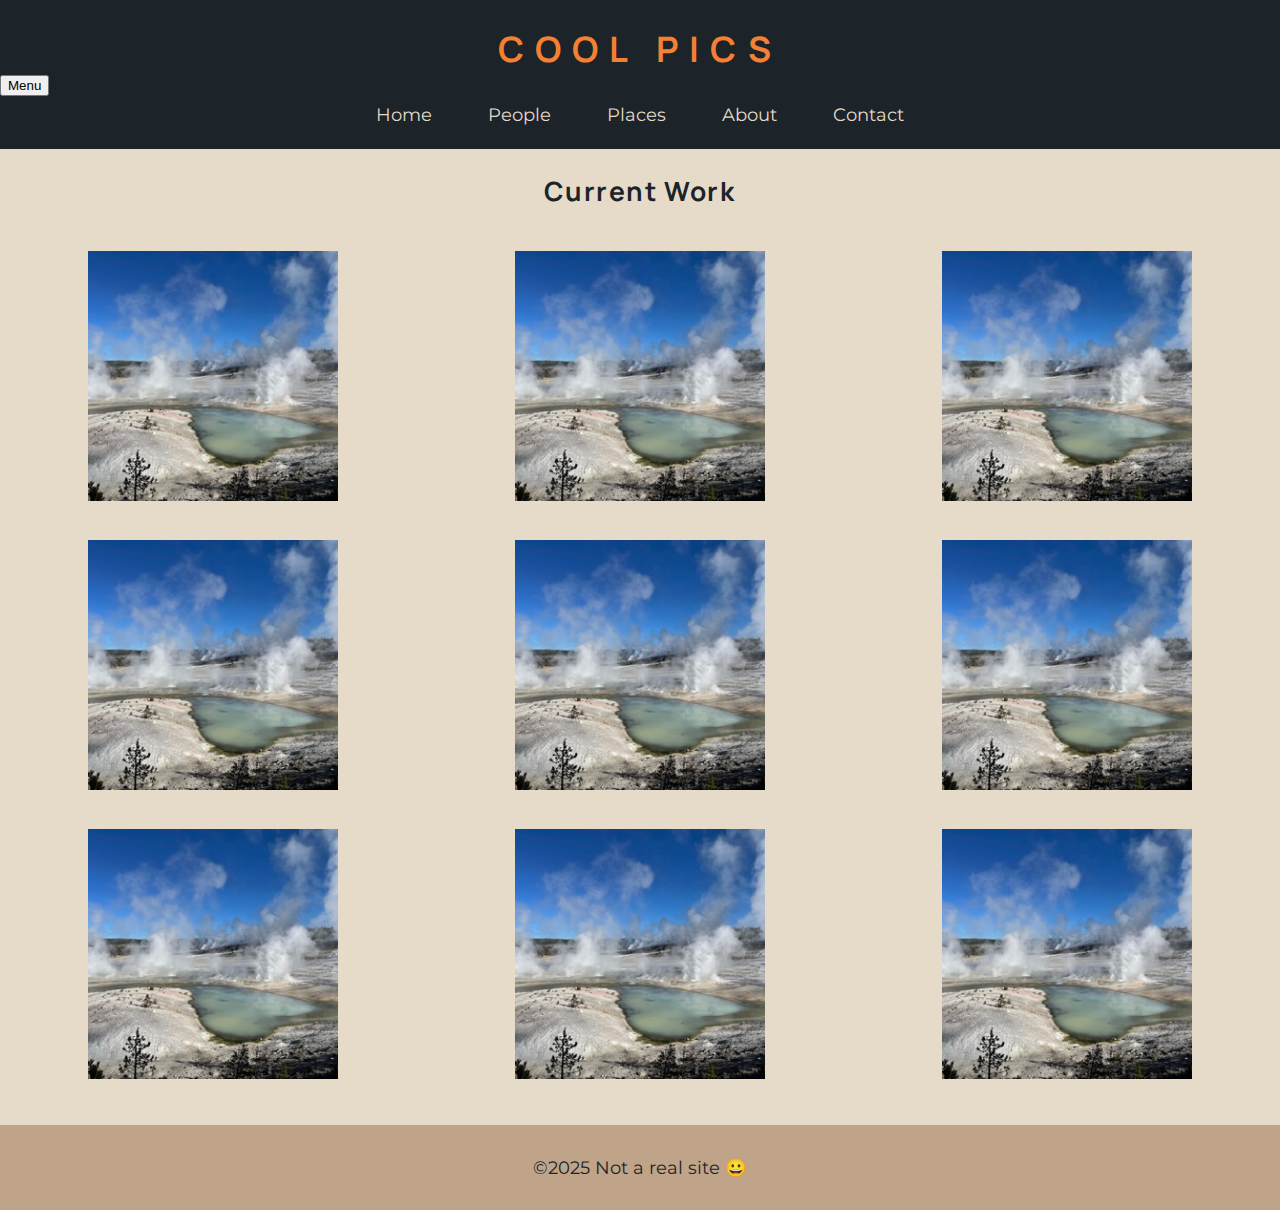
<file: coolpics/index.html>
<!DOCTYPE html>
<html lang="en">

<head>
    <meta charset="UTF-8" />
    <meta name="viewport" content="width=device-width, initial-scale=1.0" />
    <title>Cool Pics</title>
    <meta name="description" content="" />
    <meta name="author" content="Abraham Moreno" />
    <link rel="preconnect" href="https://fonts.googleapis.com">
    <link rel="preconnect" href="https://fonts.gstatic.com" crossorigin>
    <link
        href="https://fonts.googleapis.com/css2?family=Manrope:wght@200..800&family=Montserrat:ital,wght@0,100..900;1,100..900&display=swap"
        rel="stylesheet">
    <link rel="stylesheet" href="coolpics.css" />
    <script src="coolpics.js" defer></script>
</head>

<body>
    <header>
        <h1>COOL PICS</h1>
        <button class="menu">Menu</button>
        <nav>
            <ul>
                <li><a href="#home">Home</a></li>
                <li><a href="#people">People</a></li>
                <li><a href="#places">Places</a></li>
                <li><a href="#about">About</a></li>
                <li><a href="#contact">Contact</a></li>
            </ul>
        </nav>

    </header>

    <main>
        <h2>Current Work</h2>
        <section class="gallery">
            <figure>
                <img src="images/norris-sm.jpeg" alt="picture">
            </figure>
            <figure>
                <img src="images/norris-sm.jpeg" alt="picture">
            </figure>
            <figure>
                <img src="images/norris-sm.jpeg" alt="picture">
            </figure>
            <figure>
                <img src="images/norris-sm.jpeg" alt="picture">
            </figure>
            <figure>
                <img src="images/norris-sm.jpeg" alt="picture">
            </figure>
            <figure>
                <img src="images/norris-sm.jpeg" alt="picture">
            </figure>
            <figure>
                <img src="images/norris-sm.jpeg" alt="picture">
            </figure>
            <figure>
                <img src="images/norris-sm.jpeg" alt="picture">
            </figure>
            <figure>
                <img src="images/norris-sm.jpeg" alt="picture">
            </figure>
        </section>
    </main>

    <footer>
        <p>©2025 Not a real site 😀</p>
    </footer>
</body>

</html>
</file>
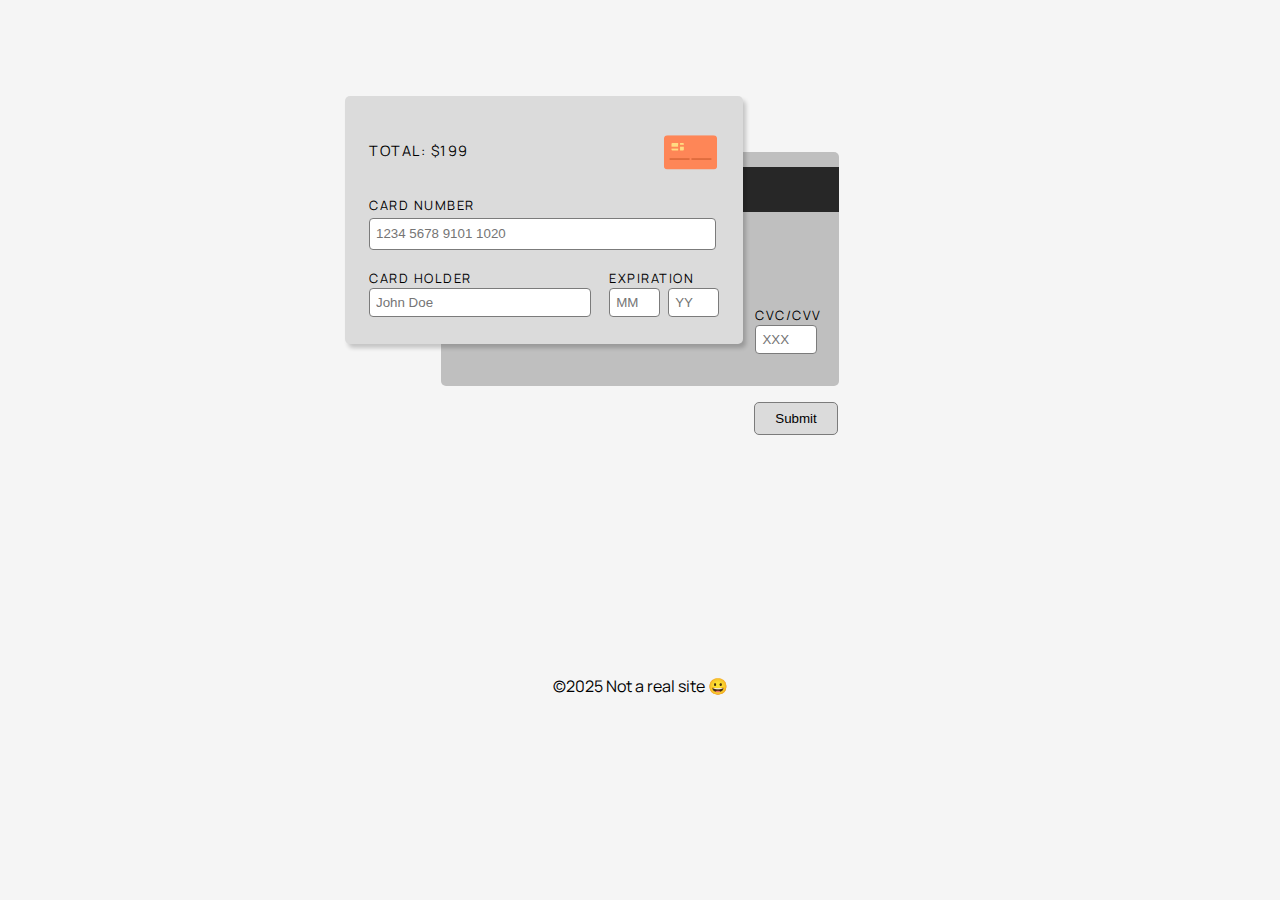
<file: creditcard/index.html>
<!DOCTYPE html>
<html lang="en">

<head>
  <meta charset="UTF-8" />
  <meta name="viewport" content="width=device-width, initial-scale=1.0" />
  <title>Credit Card Payment Form</title>
  <meta name="description" content="Card payment form" />
  <meta name="author" content="Abraham Moreno" />
  <link rel="preconnect" href="https://fonts.googleapis.com">
  <link rel="preconnect" href="https://fonts.gstatic.com" crossorigin>
  <link
    href="https://fonts.googleapis.com/css2?family=Manrope:wght@200..800&family=Montserrat:ital,wght@0,100..900;1,100..900&display=swap"
    rel="stylesheet">
  <link rel="icon" type="image/png" href="favicon.png">
  <link rel="stylesheet" href="creditcard.css" />
</head>

<body>
  <header>

  </header>

  <main>
    <form>
      <!-- Card Front -->
      <div id="cardFront" class="card">
        <span class="amount">
          <p>TOTAL: $199</p>
          <img class="card-image"
            src="[data-uri]"
            alt="card logo" />
        </span>

        <label for="card-number">CARD NUMBER</label>
        <input type="text" id="card-number" placeholder="1234 5678 9101 1020" pattern="[0-9]{16, 19}" required />

        <div class="front-last-row">
          <div>
            <label for="card-holder">CARD HOLDER</label>
            <input type="text" id="card-holder" placeholder="John Doe" required />
          </div>

          <div>
            <label for="card-exp-month">EXPIRATION</label>
            <div class="expiration-inputs">
              <input type="text" id="card-exp-month" placeholder="MM" maxlength="2" required />
              <input type="text" id="card-exp-year" placeholder="YY" maxlength="2" required />
            </div>
          </div>
        </div>

      </div>

      <!-- Card Back -->
      <div id="cardBack" class="card">
        <div class="stripe"></div>

        <div class="cvc-section">
          <label for="card-cvc">CVC/CVV</label>
          <input type="text" id="card-cvc" placeholder="XXX" minlength="3" maxlength="4" required />
        </div>
      </div>

      <button type="submit">Submit</button>
    </form>
  </main>

  <footer>
    <p>©2025 Not a real site 😀</p>
  </footer>
</body>

</html>
</file>
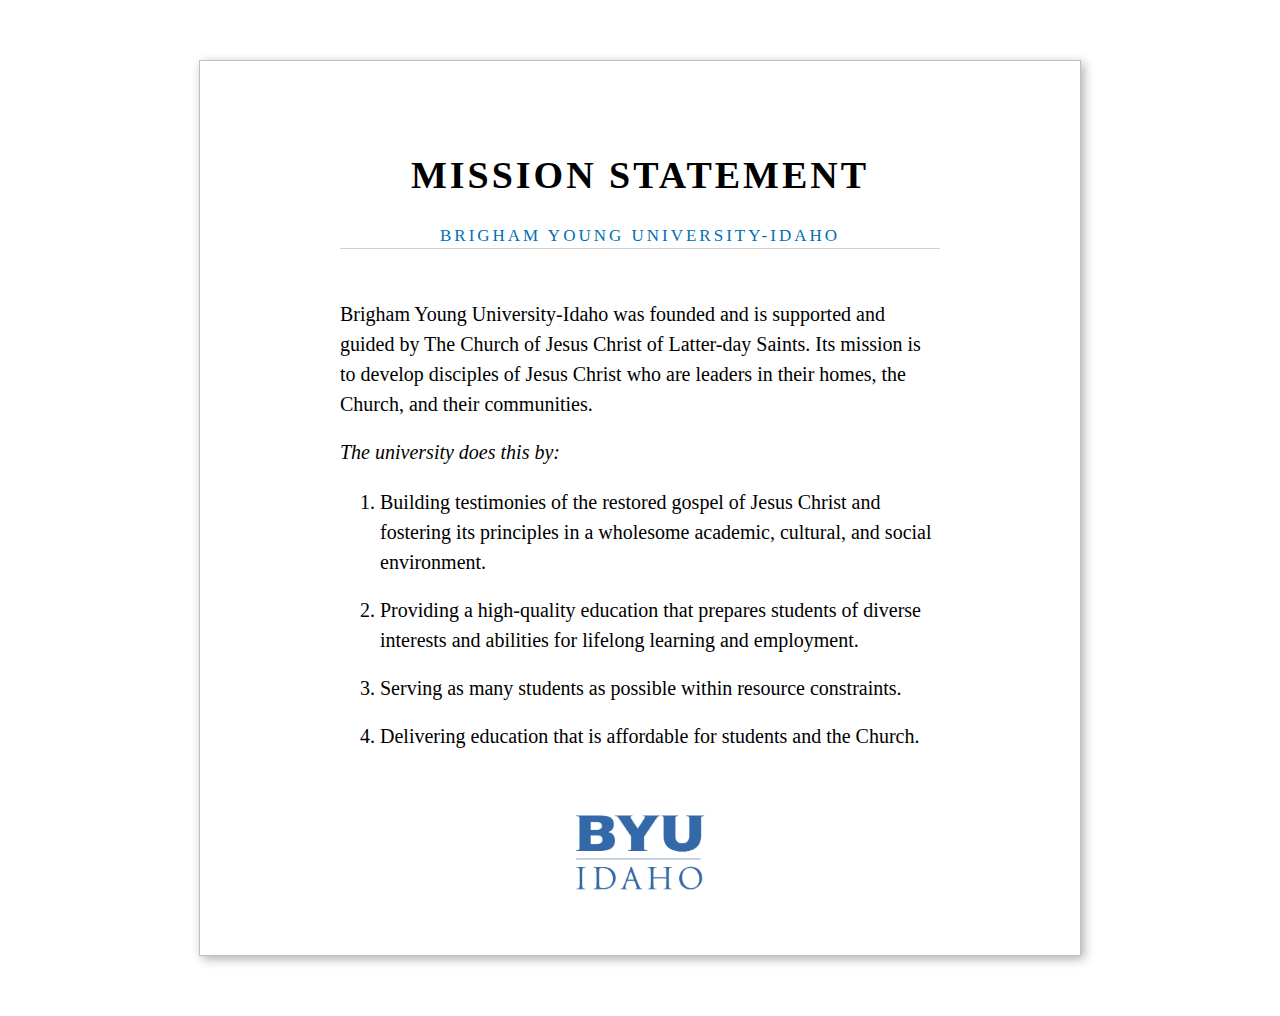
<file: mission/index.html>
<!DOCTYPE html>
<html lang="en">

<head>
    <meta charset="UTF-8" />
    <meta name="viewport" content="width=device-width, initial-scale=1.0" />
    <title>BYU-I Mission Statement I</title>
    <meta name="description" content="re-creation of the BYU-I mission statement in HTML and CSS" />
    <meta name="author" content="Abraham Moreno" />
    <link rel="stylesheet" href="styles.css" />
</head>

<body>
    <div class="content">
        <!-- Header -->
        <header>
            <h1>Mission Statement</h1>
            <h2>Brigham Young University-Idaho</h2>
        </header>

        <!-- Main -->
        <main>
            <P>Brigham Young University-Idaho was founded and is supported and guided by The Church of Jesus Christ of
                Latter-day Saints. Its mission is to develop disciples of Jesus Christ who are leaders in their homes,
                the
                Church, and their communities.</P>

            <P><em>The university does this by:</em></P>

            <ol>
                <li>Building testimonies of the restored gospel of Jesus Christ and fostering its principles in a
                    wholesome
                    academic, cultural, and social environment.</li>
                <li>Providing a high-quality education that prepares students of diverse interests and abilities for
                    lifelong learning and employment.</li>
                <li>Serving as many students as possible within resource constraints.</li>
                <li>Delivering education that is affordable for students and the Church.</li>
            </ol>
        </main>

        <!-- Footer -->
        <footer>
            <img src="images/logo.webp" alt="BYUI logo">
        </footer>
    </div>
</body>

</html>
</file>
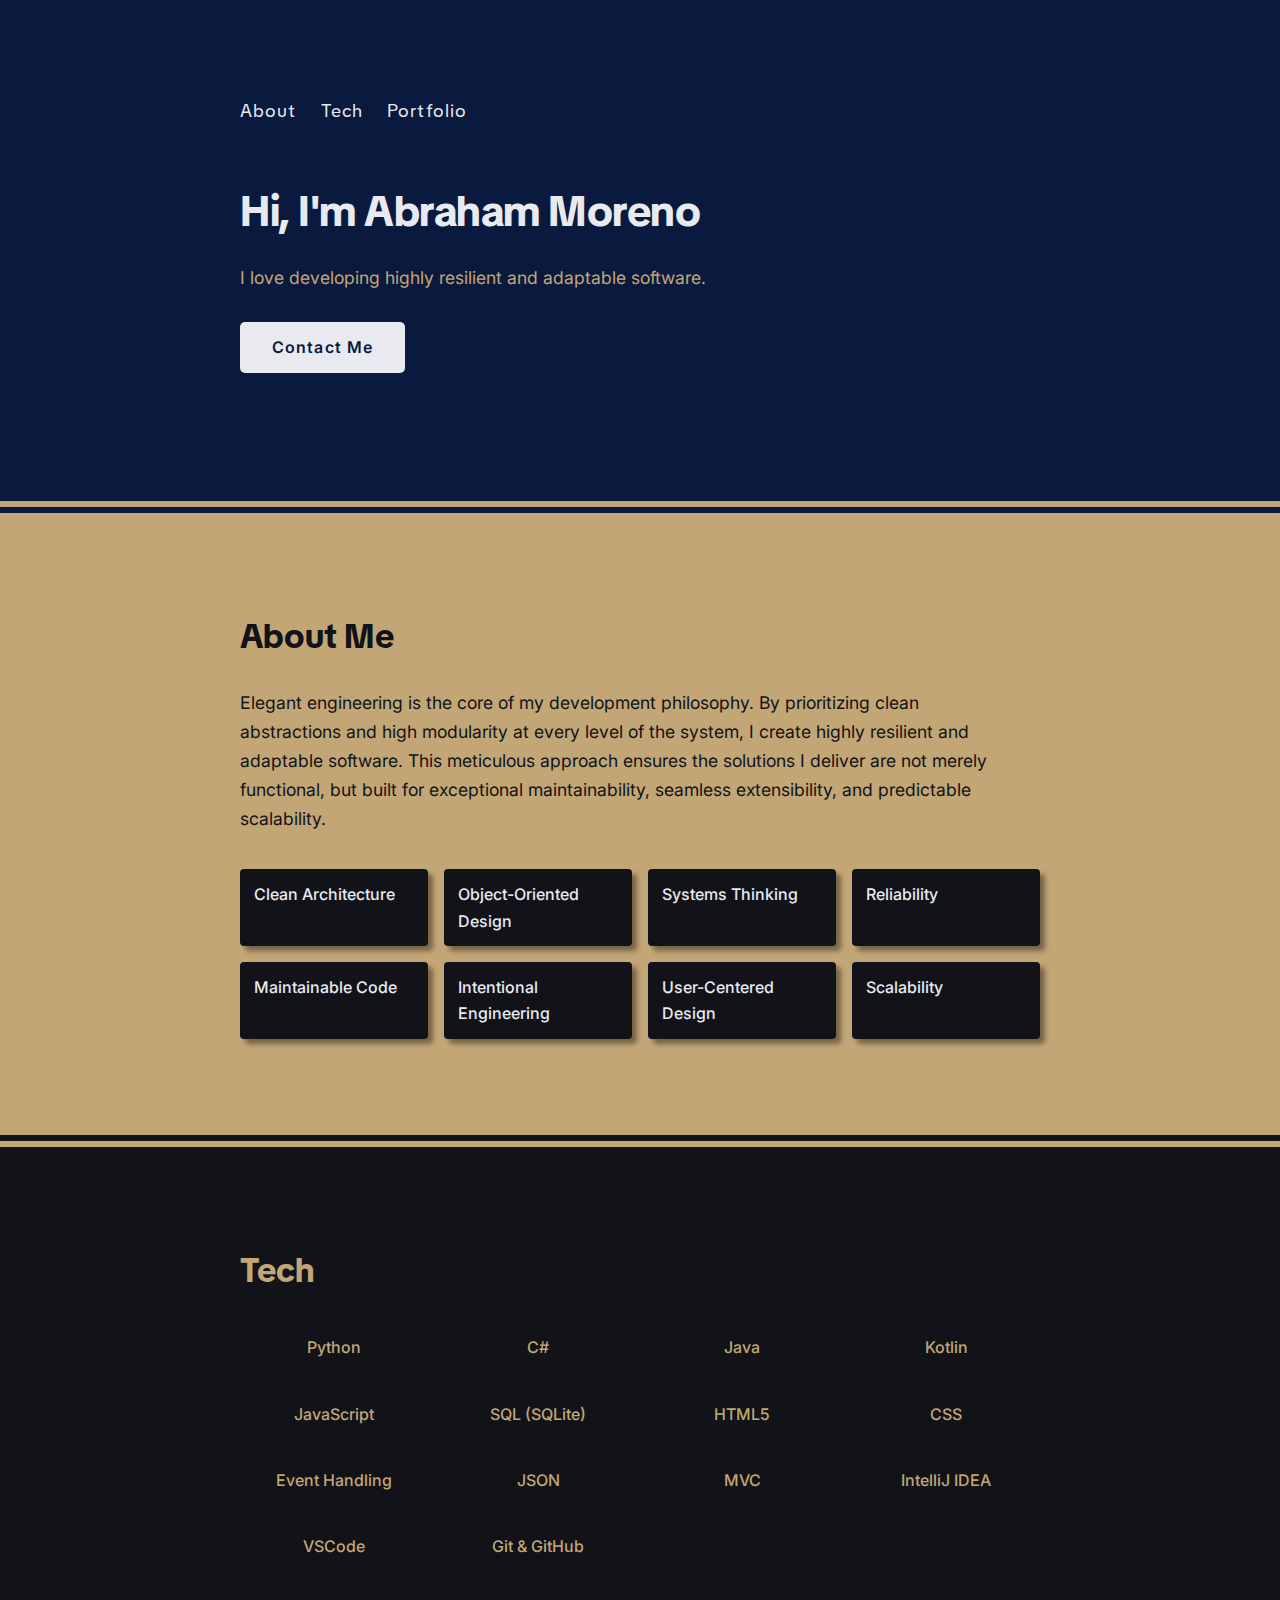
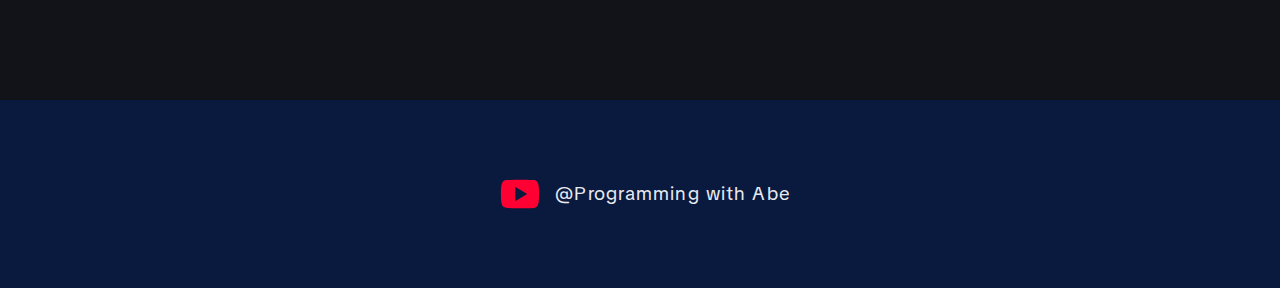
<file: portfolio-project/index.html>
<!DOCTYPE html>
<html lang="en">

<head>
    <meta charset="UTF-8" />
    <title>Abraham Moreno - Software Developer</title>
    <meta name="viewport" content="width=device-width, initial-scale=1.0" />
    <meta name="description" content="Portfolio website for Abraham Moreno, Software Developer, home page." />
    <meta name="author" content="Abraham Moreno" />
    <link rel="icon" type="image/png" href="favicon.png">

    <!-- FONTS -->
    <link rel="preconnect" href="https://fonts.googleapis.com">
    <link rel="preconnect" href="https://fonts.gstatic.com" crossorigin>
    <link
        href="https://fonts.googleapis.com/css2?family=Inter:ital,opsz,wght@0,14..32,100..900;1,14..32,100..900&family=TikTok+Sans:opsz,wght@12..36,300..900&display=swap"
        rel="stylesheet">

    <!-- STYLES & SCRIPTS -->
    <link rel="stylesheet" href="styles.css" />
    <script src="menu.js" defer></script>
</head>


<body>
    <!-- ========================= -->
    <!-- HEADER / HERO SECTION -->
    <!-- ========================= -->
    <header>
        <div class="container">

            <button class="menu-button">&#9776;</button>
            <nav class="menu hide">
                <ul>
                    <li><a href="#about">About</a></li>
                    <li><a href="#tech">Tech</a></li>
                    <li><a href="projects-page/projects-page.html">Portfolio</a></li>
                </ul>
            </nav>

            <h1>Hi, I'm Abraham Moreno</h1>
            <p>I love developing highly resilient and adaptable software.</p>

            <a class="btn" href="#">Contact Me</a>
        </div>

    </header>

    <main>
        <!-- ========================= -->
        <!-- ABOUT SECTION -->
        <!-- ========================= -->
        <section id="about">
            <div class="container">

                <h2>About Me</h2>
                <p>
                    Elegant engineering is the core of my development philosophy. By prioritizing clean abstractions and
                    high modularity at every level of the system, I create highly resilient and adaptable software. This
                    meticulous approach ensures the solutions I deliver are not merely functional, but built for
                    exceptional maintainability, seamless extensibility, and predictable scalability.
                </p>

                <div class="highlight-grid">
                    <div class="highlight">Clean Architecture</div>
                    <div class="highlight">Object-Oriented Design</div>
                    <div class="highlight">Systems Thinking</div>
                    <div class="highlight">Reliability</div>
                    <div class="highlight">Maintainable Code</div>
                    <div class="highlight">Intentional Engineering</div>
                    <div class="highlight">User-Centered Design</div>
                    <div class="highlight">Scalability</div>
                </div>

            </div>
        </section>

        <!-- ========================= -->
        <!-- TECH SECTION -->
        <!-- ========================= -->
        <section id="tech">
            <div class="container">

                <h2>Tech</h2>
                <div class="tech-grid">
                    <div class="tech-item">Python</div>
                    <div class="tech-item">C#</div>
                    <div class="tech-item">Java</div>
                    <div class="tech-item">Kotlin</div>
                    <div class="tech-item">JavaScript</div>
                    <div class="tech-item">SQL (SQLite)</div>
                    <div class="tech-item">HTML5</div>
                    <div class="tech-item">CSS</div>
                    <div class="tech-item">Event Handling</div>
                    <div class="tech-item">JSON</div>
                    <div class="tech-item">MVC</div>
                    <div class="tech-item">IntelliJ IDEA</div>
                    <div class="tech-item">VSCode</div>
                    <div class="tech-item">Git & GitHub</div>
                </div>

            </div>
        </section>

    </main>

    <!-- ========================= -->
    <!-- FOOTER -->
    <!-- ========================= -->
    <footer>
        <a href="https://www.youtube.com/@abe.dev1" target="_blank" rel="noopener noreferrer">
            <img src="images/youtube_icon.svg" alt="youtube icon">
            <p>@Programming with Abe</p>
        </a>
    </footer>
</body>

</html>
</file>
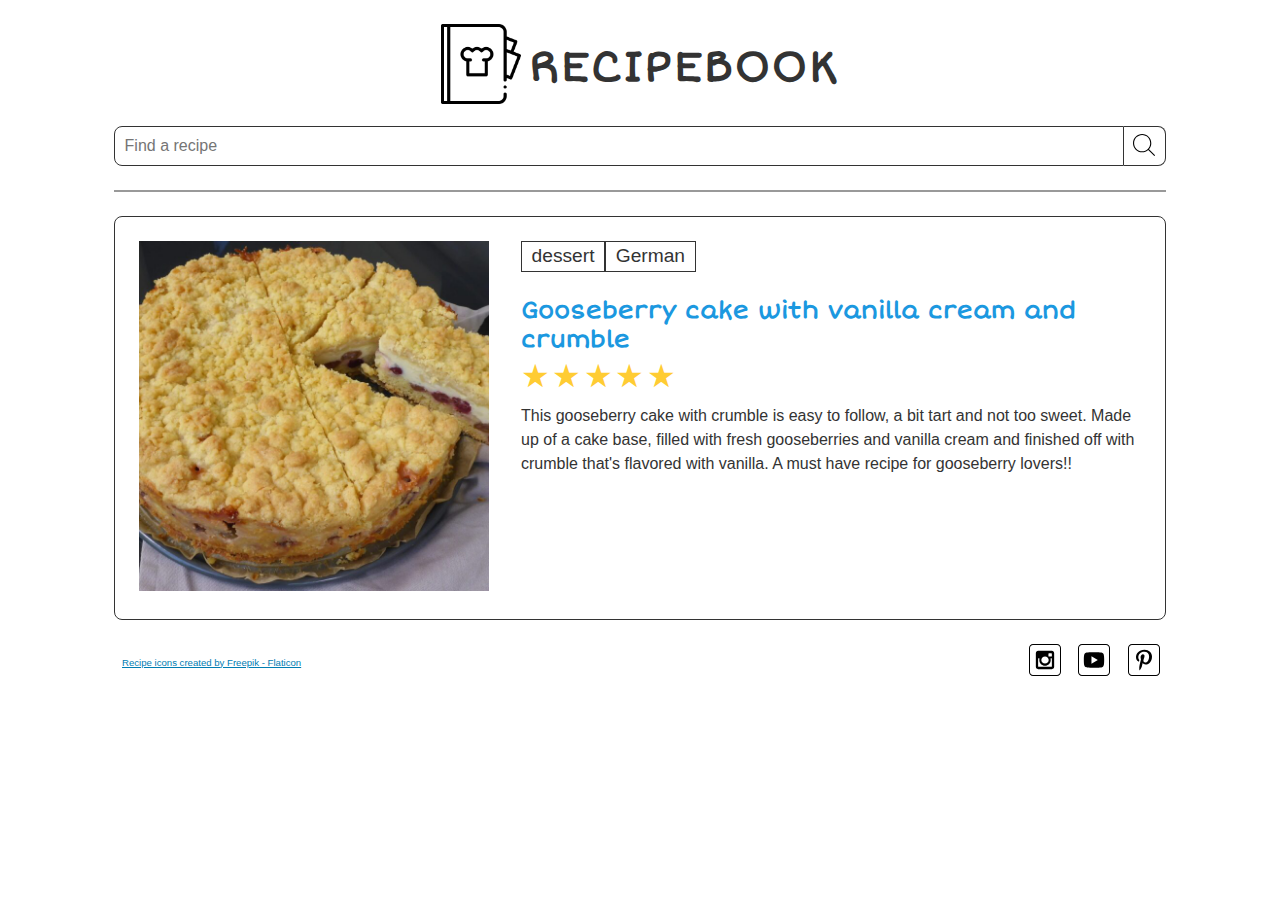
<file: recipe-book2/index.html>
<!DOCTYPE html>
<html lang="en">

<head>
  <meta charset="UTF-8" />
  <title>RecipeBook</title>
  <meta name="viewport" content="width=device-width, initial-scale=1.0" />
  <meta name="description" content="A website for exploring easy and delicious recipes" />
  <meta name="author" content="Abraham Moreno" />
  <link rel="icon" type="image/png" href="favicon.png">

  <!-- OPEN GRAPH -->
  <meta property="og:title" content="RecipeBook">
  <meta property="og:type" content="website" />
  <meta property="og:description" content="A website for exploring easy and delicious recipes">
  <meta property="og:image"
    content="https://github.com/Abemore11/wdd131/blob/main/recipes/images/sweet-potato-waffle-md.jpg">
  <meta property="og:url" content="https://abemore11.github.io/wdd131/recipes/index.html">

  <!-- TWITTER CARD -->
  <meta name="twitter:card" content="summary_large_image">

  <!-- FONTS -->
  <link rel="preconnect" href="https://fonts.googleapis.com">
  <link rel="preconnect" href="https://fonts.gstatic.com" crossorigin>
  <link href="https://fonts.googleapis.com/css2?family=Short+Stack&display=swap" rel="stylesheet">

  <!-- STYLES & SCRIPTS -->
  <link rel="stylesheet" href="recipes.css">
  <script src="main.js" type="module" defer></script> <!-- Will automatically load imported file -->
</head>

<body>

  <header class="site-header">
    <div class="logo-group">
      <img src="images/recipe-book.png" alt="Recipe Book logo" />
      <h1 class="logo-text">RECIPEBOOK</h1>
    </div>

    <form id="search-form" class="search-bar">
      <input type="search" id="search-input" placeholder="Find a recipe" aria-label="Search recipes" />
      <button type="submit" aria-label="Search">
        <img src="images/search.svg" alt="" />
      </button>
    </form>
  </header>

  <main>
    <div id="recipes-container"></div>
  </main>

  <footer>

    <div class="social">
      <a href="#"><img src="images/instagram_icon.svg" alt="instagram icon" /></a>
      <a href="#"><img src="images/youtube_icon.svg" alt="youtube icon" /></a>
      <a href="#"><img src="images/pinterest_icon.svg" alt="pinterest icon" /></a>
    </div>

    <a href="https://www.flaticon.com/free-icons/recipe" title="recipe icons" class="credit">Recipe icons created by
      Freepik -
      Flaticon</a>
  </footer>

</body>

</html>
</file>
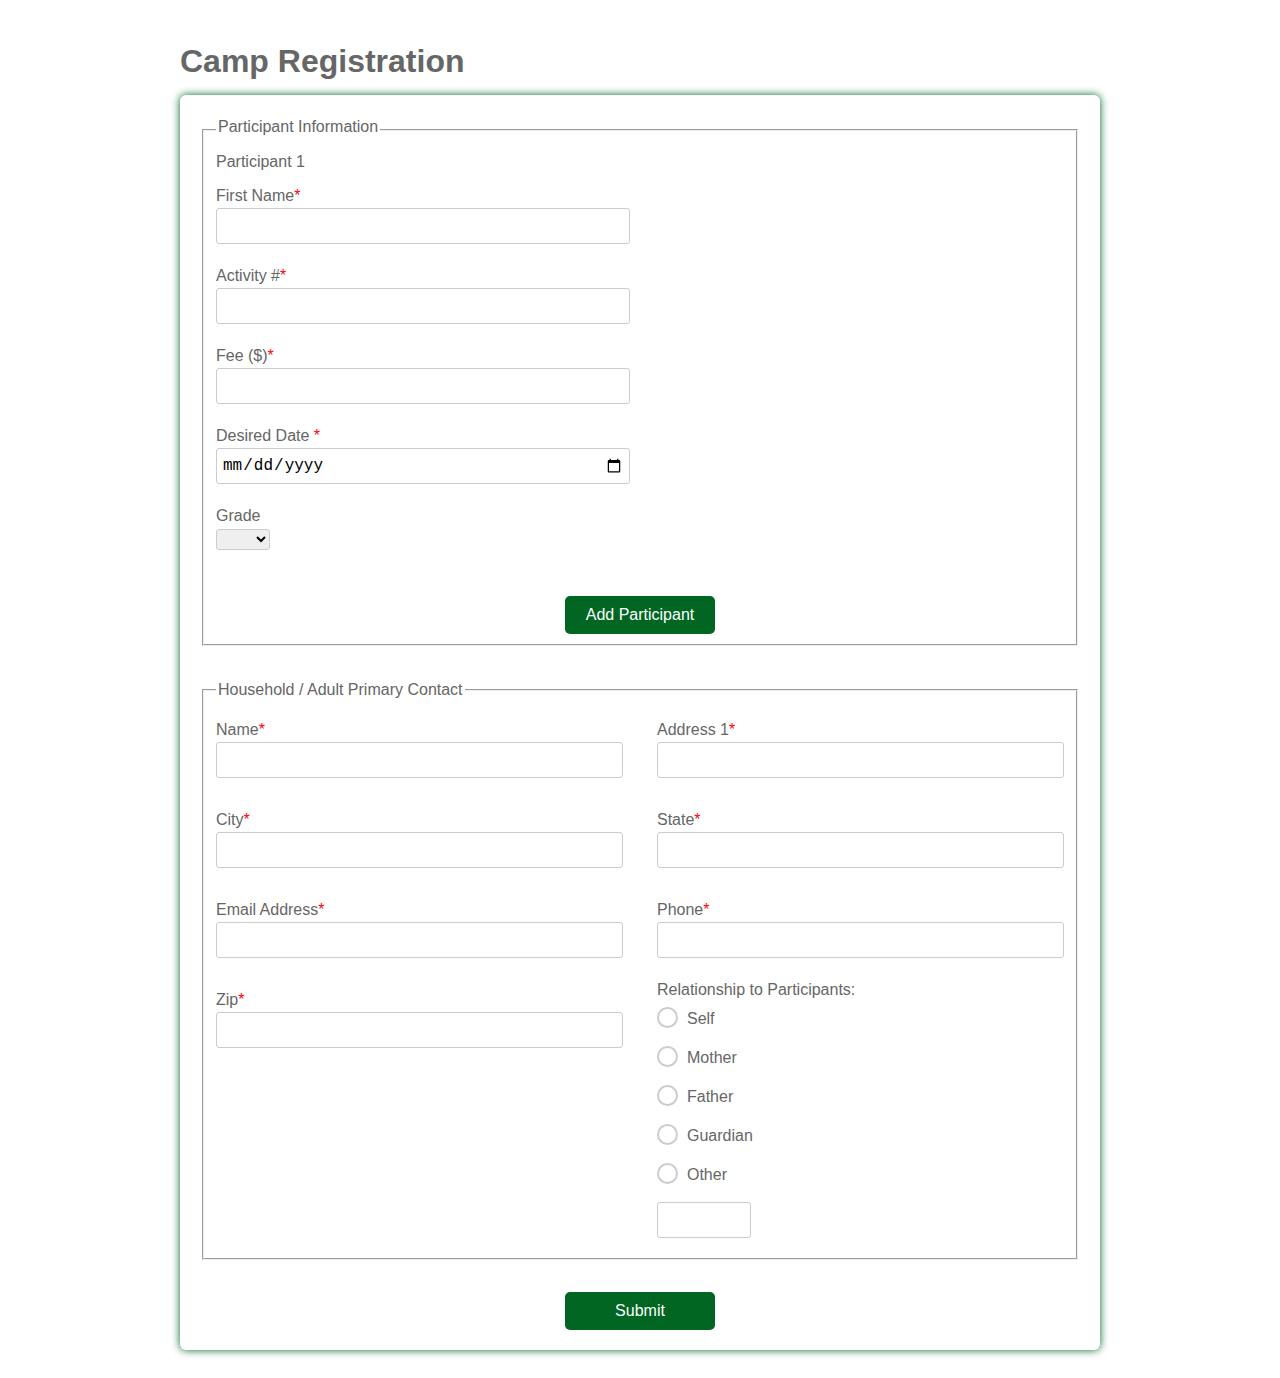
<file: register/index.html>
<!DOCTYPE html>
<html>

<head>
  <meta charset="UTF-8" />
  <title>Camp Registration</title>
  <meta name="viewport" content="width=device-width, initial-scale=1.0" />
  <meta name="description" content="Camp registration form" />
  <meta name="author" content="Abraham Moreno" />
  <link rel="icon" type="image/png" href="favicon.png">
  <link rel="stylesheet" href="register.css">
  <script src="register.js" defer></script>
</head>

<body>
  <div class="testbox">
    <h1>Camp Registration</h1>
    <form>
      <fieldset class="participants">
        <legend>Participant Information</legend>
        <section class="participant1">
          <p>Participant 1</p>
          <div class="item">
            <label for="fname"> First Name<span>*</span></label>
            <input id="fname" type="text" name="fname" value="" required="" fdprocessedid="bwbcdg">
          </div>
          <div class="item activities">
            <label for="activity">Activity #<span>*</span></label>
            <input id="activity" type="text" name="activity" fdprocessedid="l4ngq">
          </div>
          <div class="item">
            <label for="fee">Fee ($)<span>*</span></label>
            <input id="fee" type="number" name="fee" fdprocessedid="jrj1s">
          </div>
          <div class="item">
            <label for="date">Desired Date <span>*</span></label>
            <input id="date" type="date" name="date">
          </div>
          <div class="item">
            <p>Grade</p>
            <select fdprocessedid="s7vh3a">
              <option selected="" value="" disabled=""></option>
              <option value="1">1st</option>
              <option value="2">2nd</option>
              <option value="3">3rd</option>
              <option value="4">4th</option>
              <option value="5">5th</option>
              <option value="6">6th</option>
              <option value="7">7th</option>
              <option value="8">8th</option>
              <option value="9">9th</option>
              <option value="10">10th</option>
              <option value="11">11th</option>
              <option value="12">12th</option>
            </select>
          </div>
        </section>
        <button type="button" id="add" fdprocessedid="z0erfu">Add Participant</button>
      </fieldset>

      <fieldset>
        <legend>Household / Adult Primary Contact</legend>
        <div class="columns">
          <div class="item">
            <label for="adult_name">Name<span>*</span></label>
            <input id="adult_name" type="text" name="adult_name" fdprocessedid="31qha">
          </div>

          <div class="item">
            <label for="address1">Address 1<span>*</span></label>
            <input id="address1" type="text" name="address1" fdprocessedid="230be">
          </div>

          <div class="item">
            <label for="city">City<span>*</span></label>
            <input id="city" type="text" name="city" fdprocessedid="cejcyt">
          </div>
          <div class="item">
            <label for="state">State<span>*</span></label>
            <input id="state" type="text" name="state" fdprocessedid="8edrnk">
          </div>
          <div class="item">
            <label for="eaddress">Email Address<span>*</span></label>
            <input id="eaddress" type="text" name="eaddress" fdprocessedid="ugusns">
          </div>
          <div class="item">
            <label for="phone">Phone<span>*</span></label>
            <input id="phone" type="tel" name="phone" fdprocessedid="nephiv">
          </div>
          <div class="item">
            <label for="zip">Zip<span>*</span></label>
            <input id="zip" type="text" name="zip" fdprocessedid="scxdej">
          </div>

          <div class="question">
            <label>Relationship to Participants:</label>
            <div class="question-answer">
              <div>
                <input type="radio" value="self" id="radio_3" name="relationship">
                <label for="radio_3" class="radio"><span>Self</span></label>
              </div>
              <div>
                <input type="radio" value="mother" id="radio_4" name="relationship">
                <label for="radio_4" class="radio"><span>Mother</span></label>
              </div>
              <div>
                <input type="radio" value="father" id="radio_5" name="relationship">
                <label for="radio_5" class="radio"><span>Father</span></label>
              </div>
              <div>
                <input type="radio" value="guardian" id="radio_6" name="relationship">
                <label for="radio_6" class="radio"><span>Guardian</span></label>
              </div>
              <div>
                <input type="radio" value="other" id="radio_7" name="relationship">
                <label for="radio_7" class="radio"><span>Other</span></label>
                <input type="text" fdprocessedid="6spfpt">
              </div>
            </div>
          </div>
        </div>
      </fieldset>
      <div class="btn-block">
        <button type="submit" id="submitButton" fdprocessedid="wcovc32">Submit</button>
      </div>
    </form>
    <section id="summary"></section>
  </div>


  <span id="PING_IFRAME_FORM_DETECTION" style="display: none;"></span>
</body>

</html>
</file>
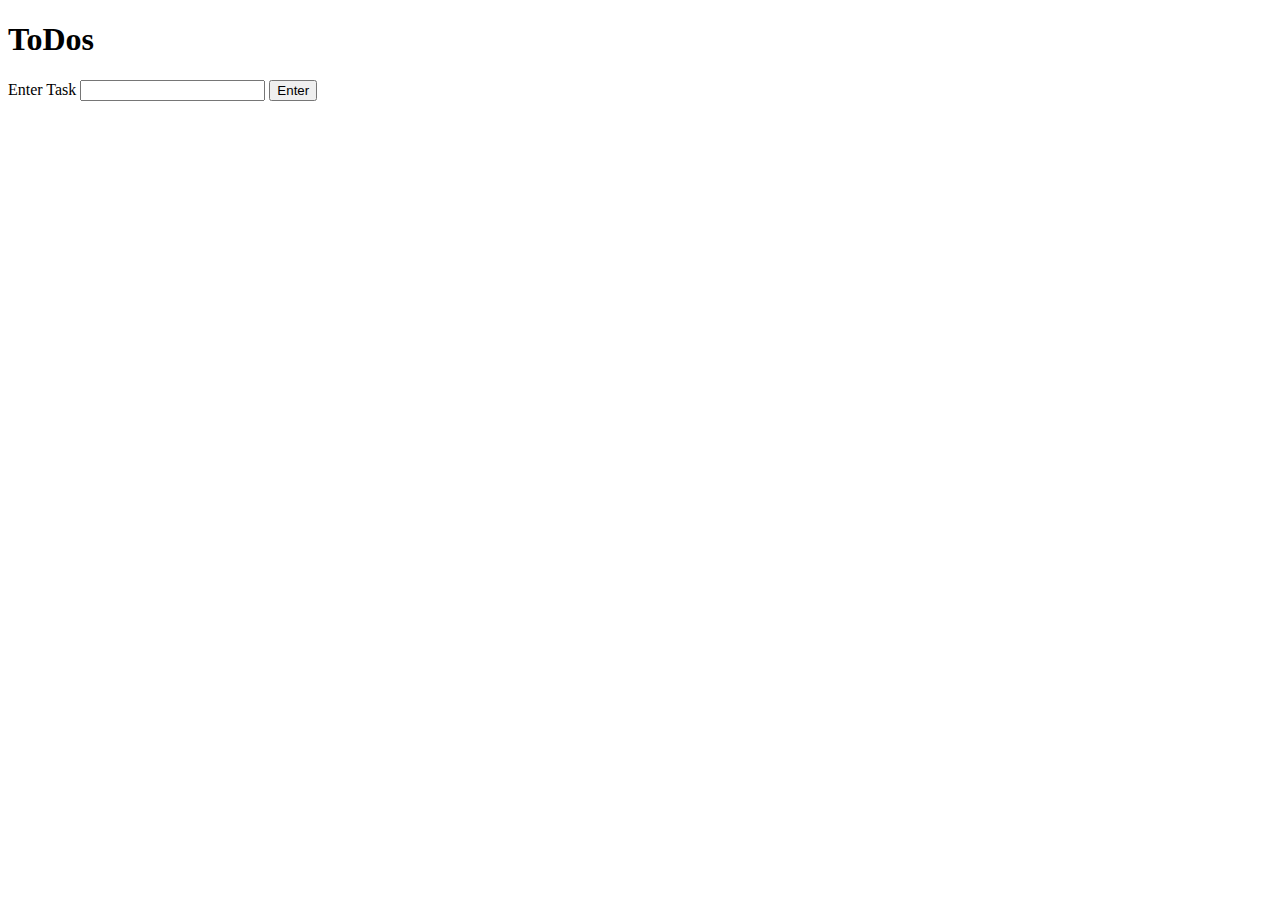
<file: sandbox/events/index.html>
<!-- events.html -->
<!DOCTYPE html>
<html lang="en">

<head>
    <meta charset="UTF-8" />
    <meta http-equiv="X-UA-Compatible" content="IE=edge" />
    <meta name="viewport" content="width=device-width, initial-scale=1.0" />
    <title>Events practice: ToDos</title>
    <style>
        .todos {
            width: 300px;
        }

        .todos>li {
            display: flex;
            justify-content: space-between;
            align-items: center;
            border: 1px solid;
            padding: 0.5em;
        }

        .todos p {
            margin: 0;
        }

        .todos span {
            cursor: pointer;
        }

        .strike {
            text-decoration: line-through;
            color: gray;
        }
    </style>
</head>

<body>
    <h1>ToDos</h1>
    <section>
        <label for="todo">Enter Task</label>
        <input name="todo" id="todo" />
        <button id="submitTask">Enter</button>
    </section>
    <ul id="todoList" class="todos"></ul>
    <script src="events.js"></script>
</body>

</html>
</file>
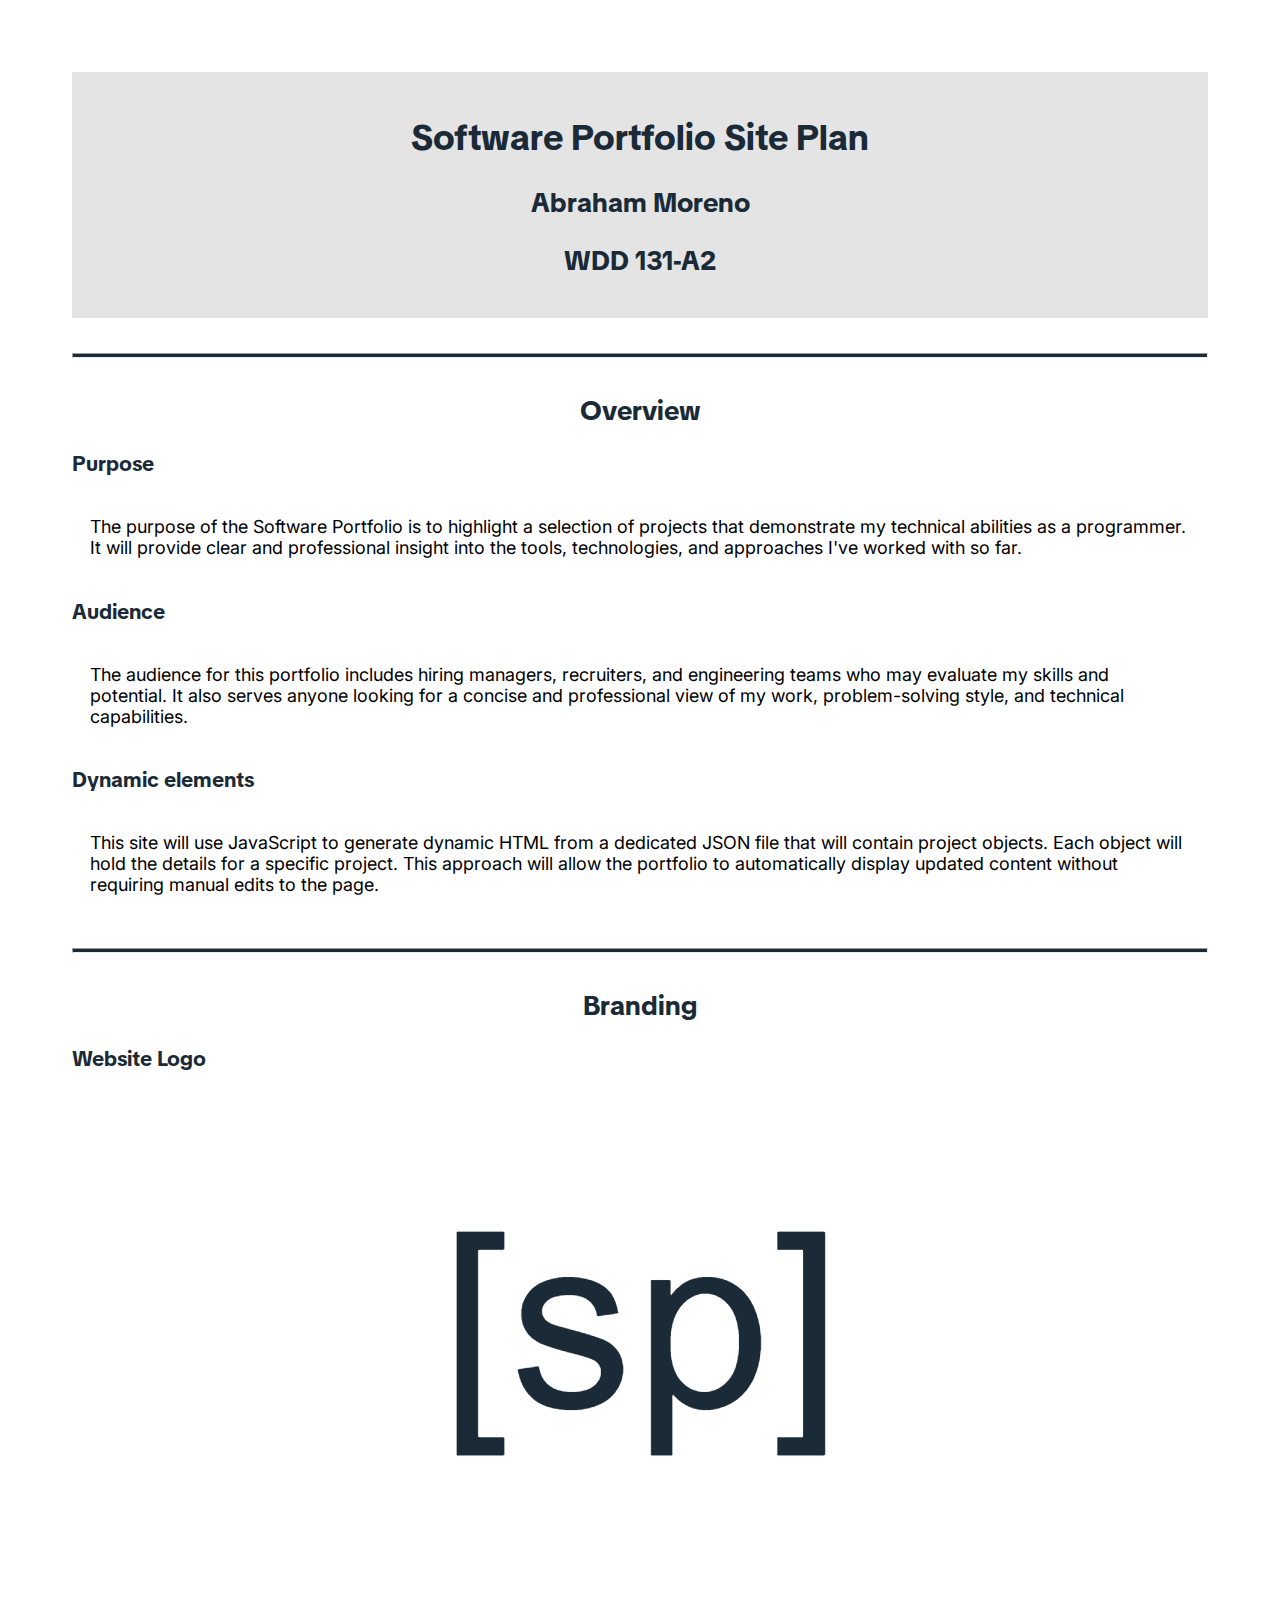
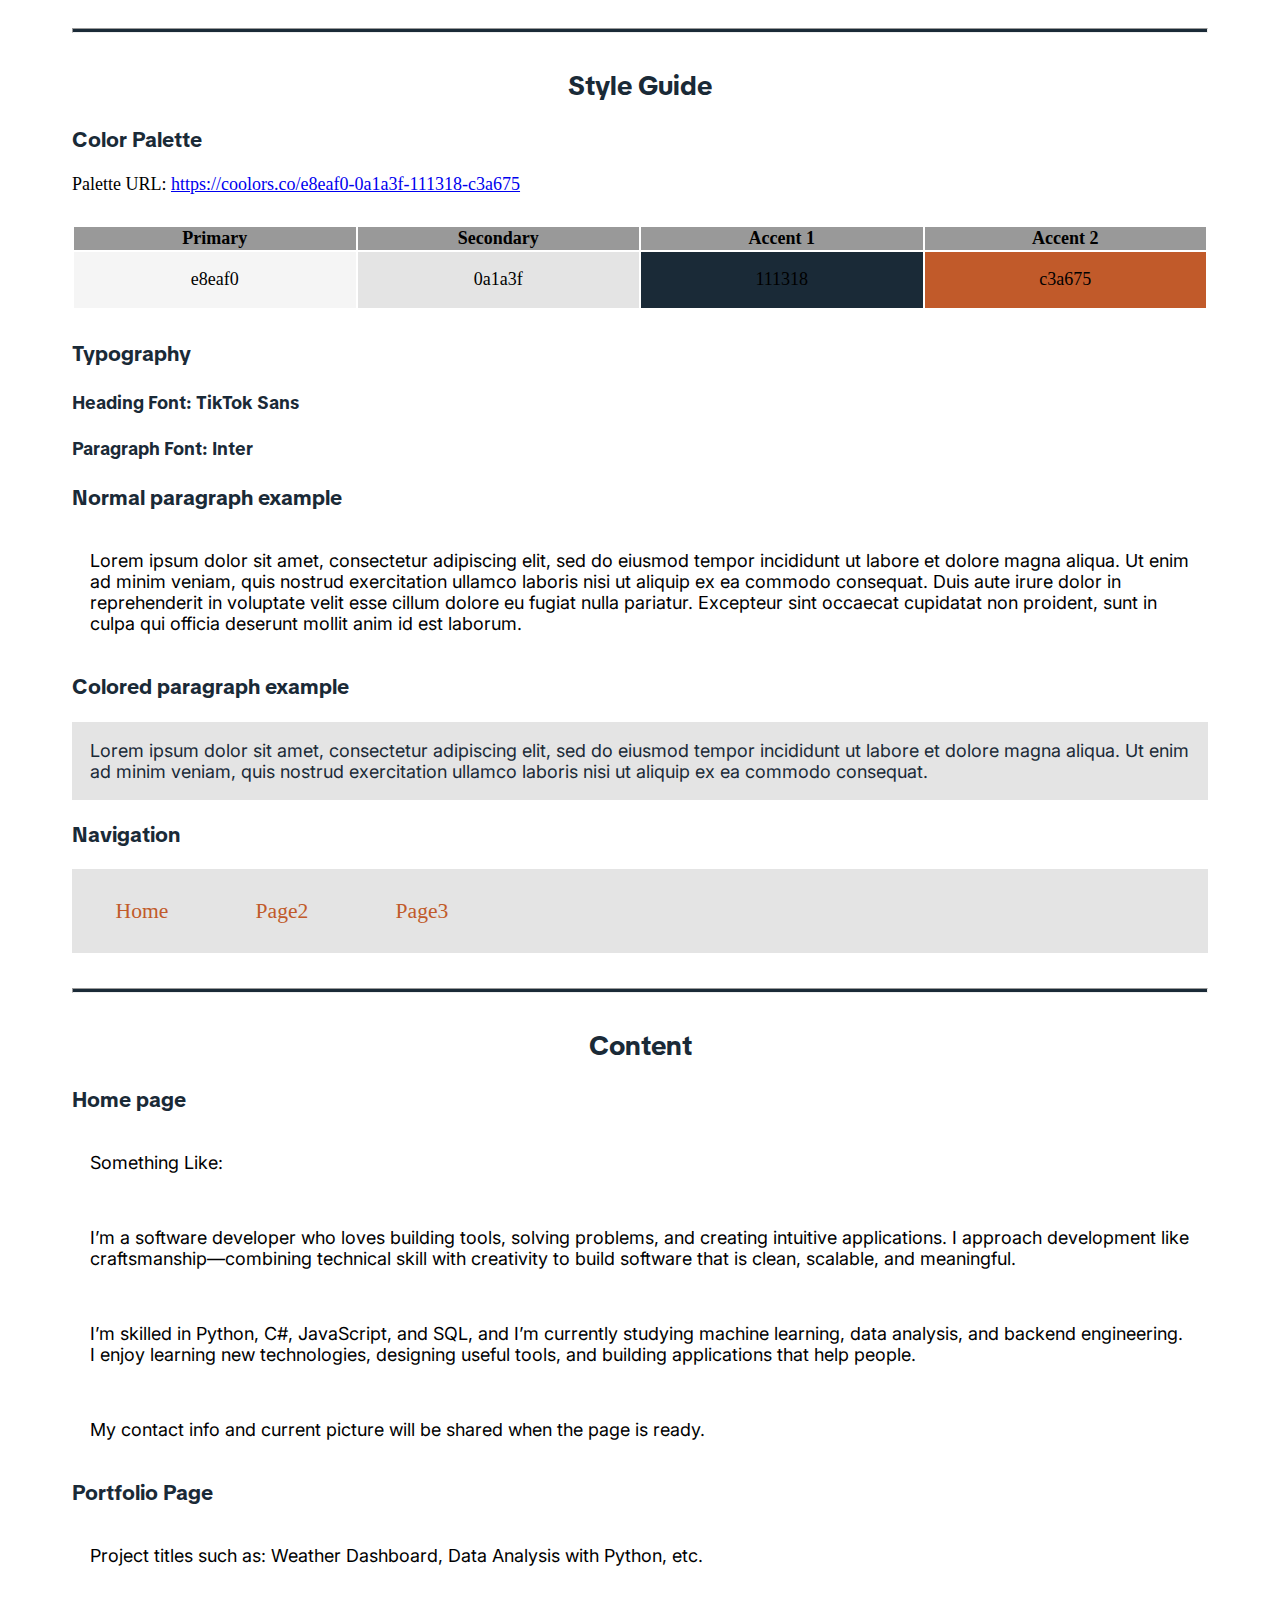
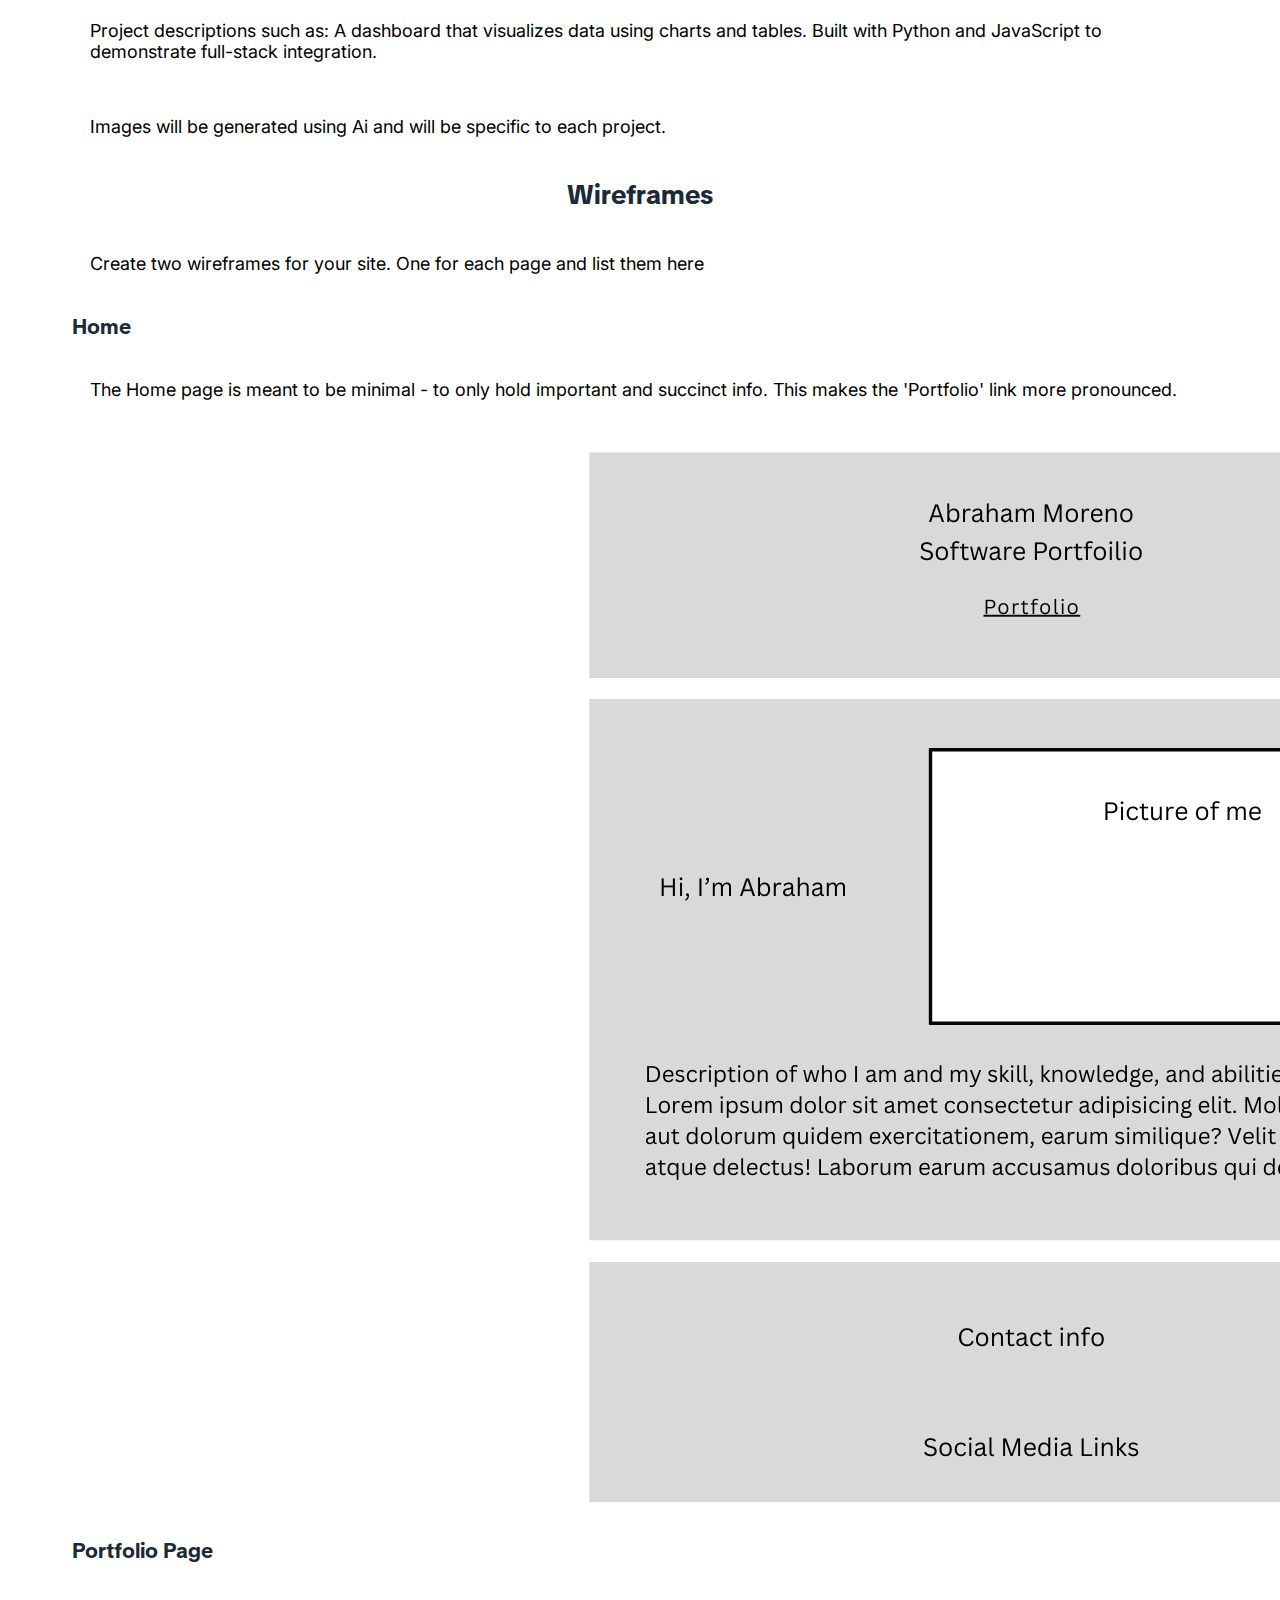
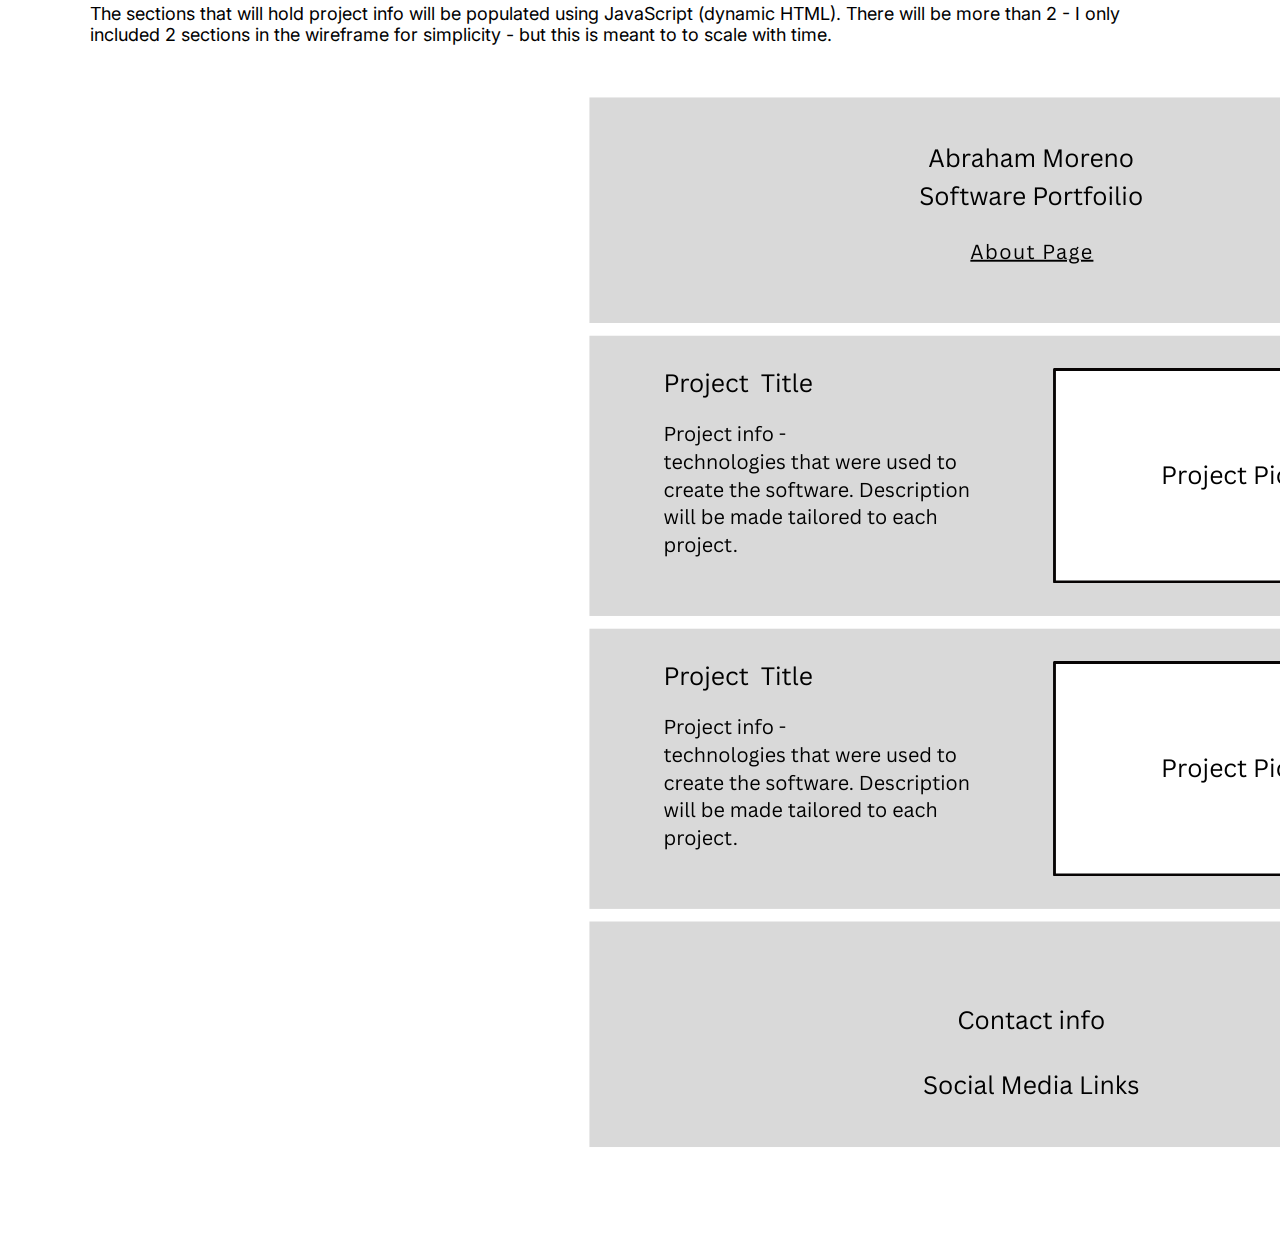
<file: portfolio/site-plan.html>
<!DOCTYPE html>
<html lang="en-us">

<head>
  <meta charset="UTF-8" />
  <title>Site Plan</title>
  <meta name="viewport" content="width=device-width, initial-scale=1.0" />
  <meta name="description" content="Site plan for personal project" />
  <meta name="author" content="Abraham Moreno" />

  <!-- FONTS -->
  <link rel="preconnect" href="https://fonts.googleapis.com">
  <link rel="preconnect" href="https://fonts.gstatic.com" crossorigin>
  <link
    href="https://fonts.googleapis.com/css2?family=Inter:ital,opsz,wght@0,14..32,100..900;1,14..32,100..900&family=TikTok+Sans:opsz,wght@12..36,300..900&display=swap"
    rel="stylesheet">

  <!-- STYLES & SCRIPTS -->
  <link type="text/css" rel="stylesheet" href="site-plan.css" />
</head>

<body>
  <header>
    <h1>Software Portfolio Site Plan</h1>
    <h2>Abraham Moreno</h2>
    <h2>WDD 131-A2</h2>
  </header>

  <main>
    <!-- ------------------------Steps 2-3------------------------------ -->
    <hr />
    <h2>Overview</h2>
    <h3>Purpose</h3>
    <p>The purpose of the Software Portfolio is to highlight a selection of projects that demonstrate my technical
      abilities as a programmer. It will provide clear and professional insight into the tools, technologies, and
      approaches I've worked with so far.</p>

    <h3>Audience</h3>
    <p>The audience for this portfolio includes hiring managers, recruiters, and engineering teams who may evaluate my
      skills and potential. It also serves anyone looking for a concise and professional view of my work,
      problem-solving style, and technical capabilities.</p>

    <h3>Dynamic elements</h3>
    <p>This site will use JavaScript to generate dynamic HTML from a dedicated JSON file that will contain project
      objects. Each object will hold the details for a specific project. This approach will allow the portfolio to
      automatically display updated content without requiring manual edits to the page.</p>
    <!-- change this -->

    <hr />
    <h2>Branding</h2>
    <h3>Website Logo</h3>
    <!-- Replace this with some sort of logo for your site.  A logo can be as simple as the name of your site in a nice font :) -->
    <img src="images/logo-dark.png" alt="Software Portfolio logo image" />
    <hr />
    <h2>Style Guide</h2>

    <!-- ------------------------Steps 4-8------------------------------ -->

    <h3>Color Palette</h3>
    <!--  The colors you choose for a website are one of the most important decisions you will make. Follow the instructions on the activity in iLearn then return and replace the color codes below with the hex color codes (the 6 digit numbers that show at the bottom of each color) for the colors you have chosen below.  You should have at least 2 colors but do not have to fill in all 4 if you do not need them.  -->

    <!-- Copy and paste the URL to your finished palette below Make sure to paste it into both spots -->
    Palette URL:
    <a href="https://coolors.co/e8eaf0-0a1a3f-111318-c3a675"
      target="_blank">https://coolors.co/e8eaf0-0a1a3f-111318-c3a675</a>

    <table class="colors">
      <tbody>
        <tr>
          <th>Primary</th>
          <th>Secondary</th>
          <th>Accent 1</th>
          <th>Accent 2</th>
        </tr>
        <!-- Replace the numbers in the boxes below with your hex color codes. Then switch to the site-plan.css file and change your colors there as well. -->
        <tr>
          <td class="primary">e8eaf0</td>
          <td class="secondary">0a1a3f</td>
          <td class="accent1">111318</td>
          <td class="accent2">c3a675</td>
        </tr>
      </tbody>
    </table>

    <!-- ------------------------Step 9------------------------------ -->

    <h3>Typography</h3>
    <!-- Choose a font for your paragraphs (body copy) and headlines. What font(s) have you chosen? Why did you choose what you did?  Make sure to review the list of web safe fonts at W3Schools.org as a starting point.  Think also about which of your colors above you might use for background and font colors. -->

    <h4>
      Heading Font: TikTok Sans
    </h4>
    <h4>
      Paragraph Font: Inter
    </h4>
    <h3>Normal paragraph example</h3>
    <p>
      Lorem ipsum dolor sit amet, consectetur adipiscing elit, sed do eiusmod
      tempor incididunt ut labore et dolore magna aliqua. Ut enim ad minim
      veniam, quis nostrud exercitation ullamco laboris nisi ut aliquip ex ea
      commodo consequat. Duis aute irure dolor in reprehenderit in voluptate
      velit esse cillum dolore eu fugiat nulla pariatur. Excepteur sint
      occaecat cupidatat non proident, sunt in culpa qui officia deserunt
      mollit anim id est laborum.
    </p>
    <h3>Colored paragraph example</h3>
    <p class="colored">
      Lorem ipsum dolor sit amet, consectetur adipiscing elit, sed do eiusmod
      tempor incididunt ut labore et dolore magna aliqua. Ut enim ad minim
      veniam, quis nostrud exercitation ullamco laboris nisi ut aliquip ex ea
      commodo consequat.
    </p>

    <!-- ------------------------Step 10------------------------------ -->

    <h3>Navigation</h3>
    <!-- Think about how you want your navigation bar to look. In the site-plan.css file change the colors to your colors to get the look you desire. -->
    <nav>
      <a href="#">Home</a>
      <a href="#">Page2</a>
      <a href="#">Page3</a>
    </nav>
    <hr />

    <h2>Content</h2>
    <h3>Home page</h3>
    <p>Something Like:</p>
    <p>I’m a software developer who loves building tools, solving problems, and creating intuitive applications. I
      approach development like craftsmanship—combining technical skill with creativity to build software that is clean,
      scalable, and meaningful.
    </p>
    <p>
      I’m skilled in Python, C#, JavaScript, and SQL, and I’m currently studying machine learning, data analysis, and
      backend engineering. I enjoy learning new technologies, designing useful tools, and building applications that
      help people.
    </p>
    <p>
      My contact info and current picture will be shared when the page is ready.
    </p>

    <h3>Portfolio Page</h3>
    <p>
      Project titles such as: Weather Dashboard, Data Analysis with Python, etc.
    </p>
    <p>
      Project descriptions such as: A dashboard that visualizes data using charts and tables. Built with Python and JavaScript to demonstrate full-stack integration.
    </p>
    <p>
      Images will be generated using Ai and will be specific to each project.
    </p>
    

    <h2>Wireframes</h2>
    <p>
      Create two wireframes for your site. One for each page and list them
      here
    </p>

    <h3>Home</h3>
    <p>
      The Home page is meant to be minimal - to only hold important and succinct info. This makes the 'Portfolio' link
      more pronounced.
    </p>
    <img src="images/about-page.png" alt="home page wireframe" />

    <h3>Portfolio Page</h3>
    <p>
      The sections that will hold project info will be populated using JavaScript (dynamic HTML). There will be more
      than 2 - I only included 2 sections in the wireframe for simplicity - but this is meant to to scale with time.
    </p>
    <img src="images/portfolio-page.png" alt="page 2 wireframe" />
  </main>
</body>

</html>
</file>
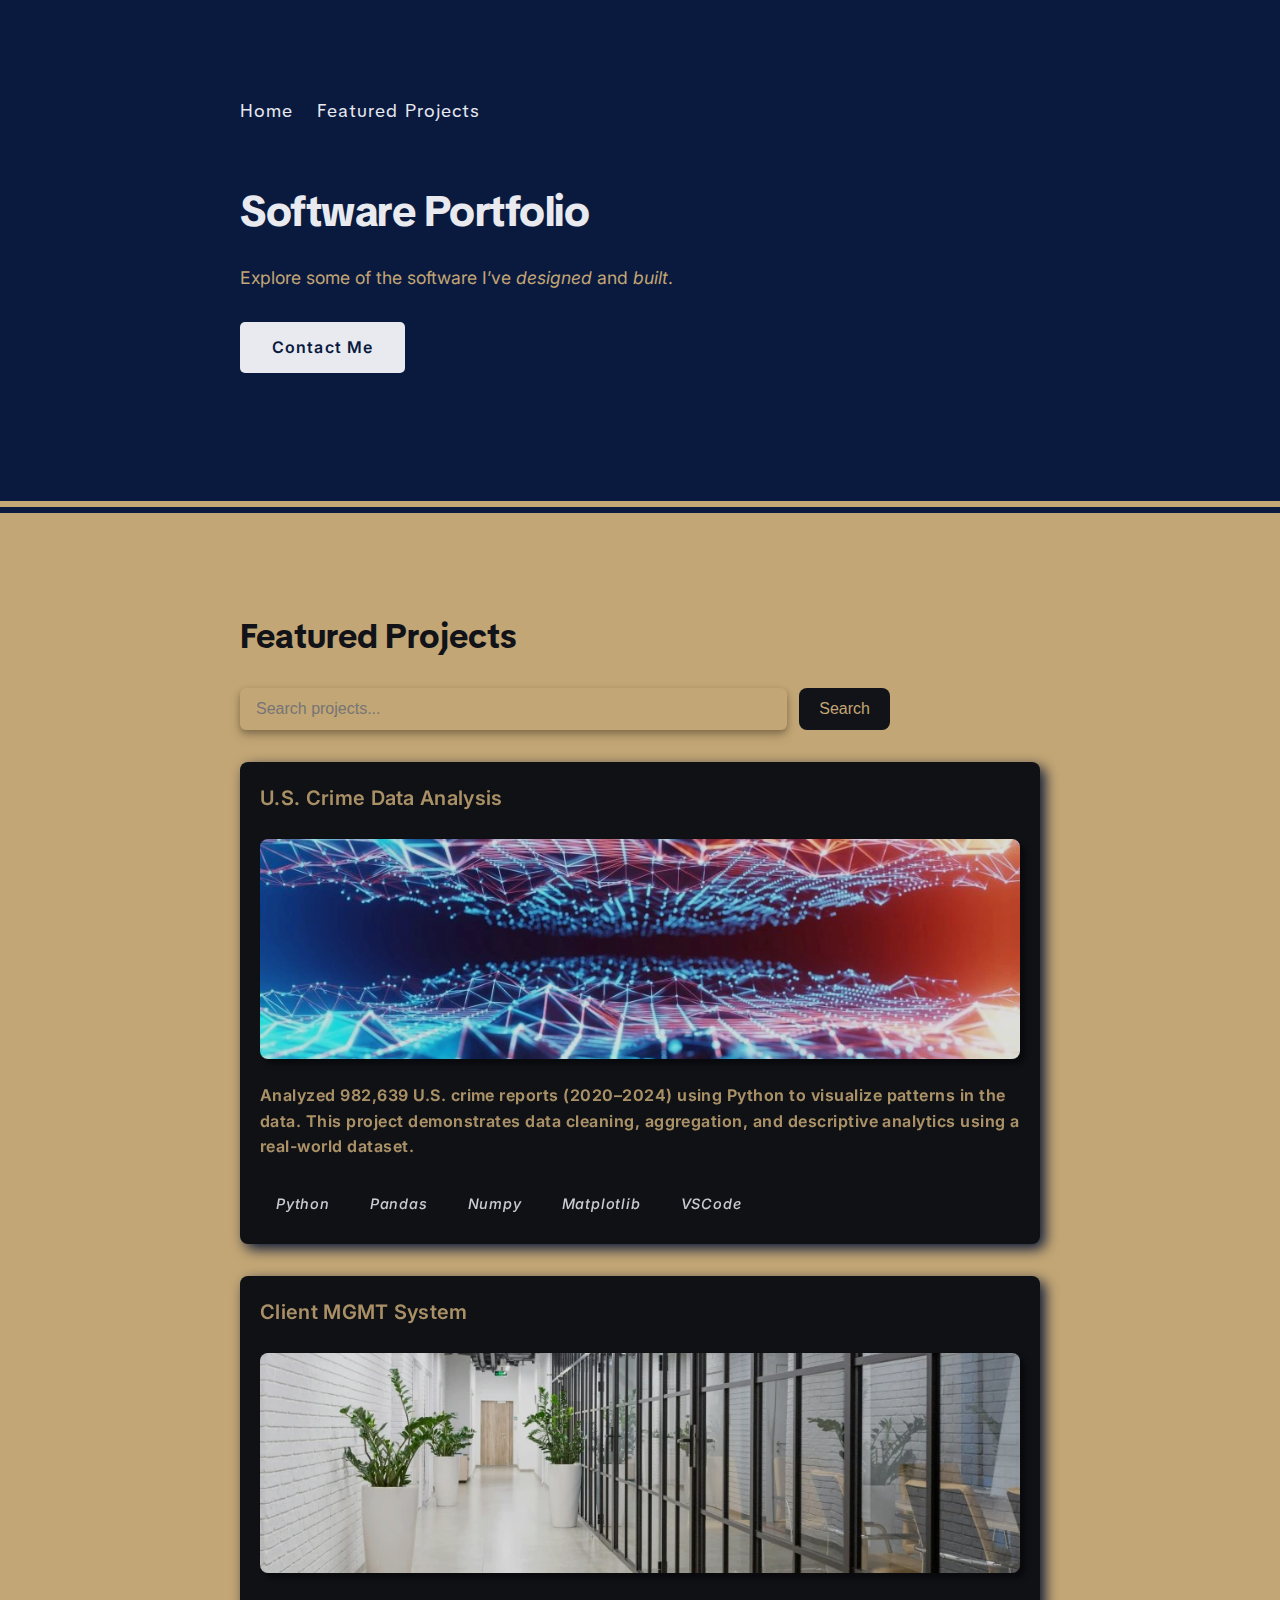
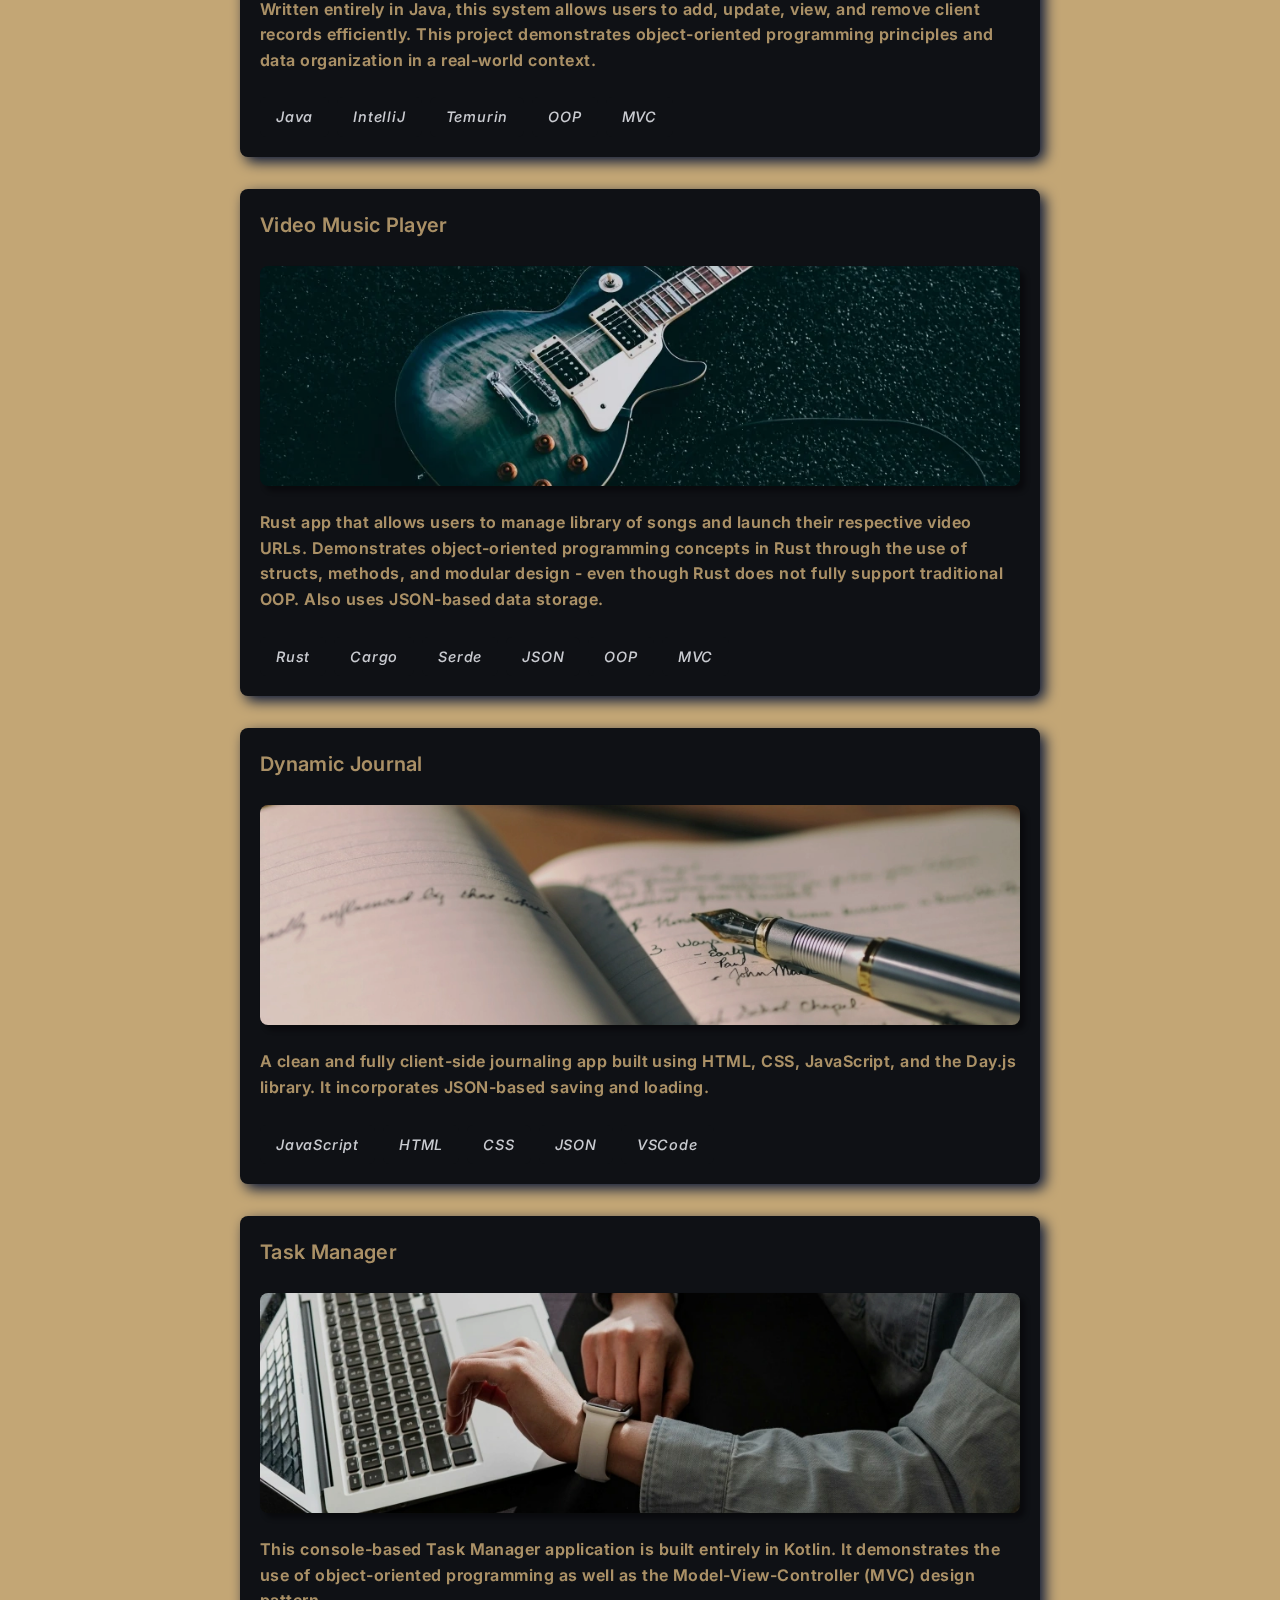
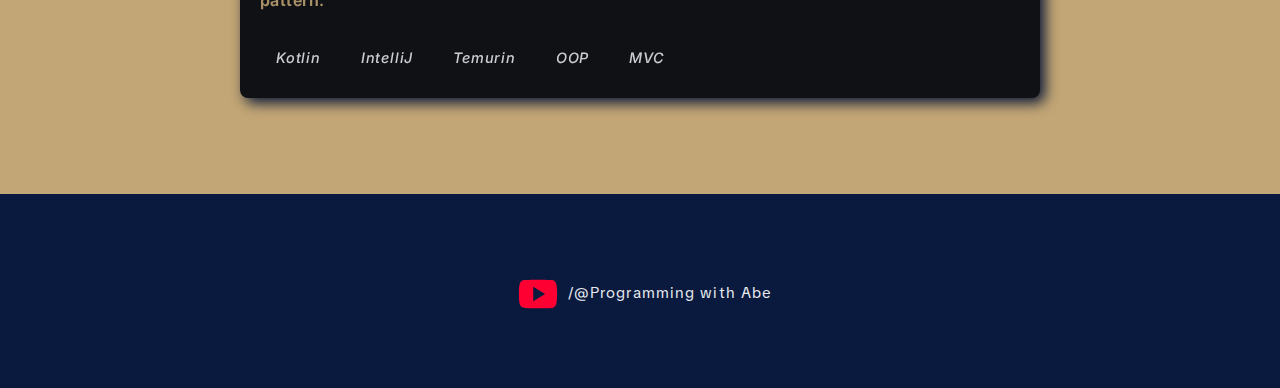
<file: portfolio-project/projects-page/projects-page.html>
<!DOCTYPE html>
<html lang="en">

<head>
    <meta charset="UTF-8" />
    <title>Abraham Moreno - Software Developer</title>
    <meta name="viewport" content="width=device-width, initial-scale=1.0" />
    <meta name="description"
        content="Portfolio website for Abraham Moreno, Software Developer, portfolio page" />
    <meta name="author" content="Abraham Moreno" />
    <link rel="icon" type="image/png" href="#">

    <!-- FONTS -->
    <link rel="preconnect" href="https://fonts.googleapis.com">
    <link rel="preconnect" href="https://fonts.gstatic.com" crossorigin>
    <link
        href="https://fonts.googleapis.com/css2?family=Inter:ital,opsz,wght@0,14..32,100..900;1,14..32,100..900&family=TikTok+Sans:opsz,wght@12..36,300..900&display=swap"
        rel="stylesheet">

    <!-- STYLES & SCRIPTS -->
    <link rel="stylesheet" href="../styles.css" />
    <script src="../menu.js" defer></script>
    <script src="projects-page.js" type="module" defer></script>
</head>

<body>

    <header>
        <div class="container">
            <button class="menu-button">&#9776;</button>
            <nav class="menu hide">
                <ul>
                    <li><a href="../index.html">Home</a></li>
                    <li><a href="#projects">Featured Projects</a></li>
                </ul>
            </nav>
            <h1>Software Portfolio</h1>
            <p>Explore some of the software I’ve <span>designed</span> and <span>built</span>.</p>

            <a class="btn" href="#">Contact Me</a>

        </div>
    </header>

    <main>
        <section id="projects">
            <div class="container">

                <h2>Featured Projects</h2>

                <form id="search-form">
                    <input type="text" id="search-input" placeholder="Search projects...">
                    <button type="submit">Search</button>
                </form>

                <div id="projects-container">
                    <!-- Dynamic content goes here -->
                </div>

            </div>
        </section>
    </main>

    <footer>
        <a href="https://www.youtube.com/@abe.dev1" target="_blank" rel="noopener noreferrer">
            <img src="../images/youtube_icon.svg" alt="youtube icon">/@Programming with Abe
        </a>
    </footer>

</body>

</html>
</file>
<file: coolpics/coolpics.css>
:root {
  --primary-color: #e6dbc9;
  --secondary-color: #1c2329;
  --accent-color: #bfa48a;
  --text-dark: #1c2329;
  --text-light: #f48034;
  --primary-font: "Manrope", Arial, Helvetica, sans-serif;
  --secondary-font: "Montserrat", Arial, Helvetica, sans-serif;
}

body {
  font-family: var(--secondary-font);
  margin: 0;
  font-size: 1.1rem;
}

/*=======================
=========HEADER========*/
header {
  background-color: var(--secondary-color);
}

h1,
h2 {
  font-family: var(--primary-font);
  padding: 1.5rem 0 0;
  margin: 0;
  text-align: center;
  color: var(--text-light);
  letter-spacing: 0.7rem;
}

/*=======================
========MENU BUTTON======
(Visible on tablet/mobile)
========================*/
.menu-button {
  display: block;
  color: var(--primary-color);
  border: none;
  background-color: var(--secondary-color);
  padding: 1rem 0 1.5rem;
  font-size: 1.1rem;
  margin: 0 auto;
  transition: background-color 0.3s ease;
}

.menu-button:hover {
  color: var(--text-light);
}

/*=======================
=======NAVIGATION======*/
ul {
  padding: 0 0 1rem;
}

nav ul {
  list-style: none;
  margin: 0;
  text-align: center;
}

nav a {
  color: var(--primary-color); /* text color */
  text-decoration: none; /* removes underline */
  padding: 8px 12px; /* space around each option */
  display: inline-block; /* makes padding clickable */
}

nav a:hover {
  color: var(--text-light); /* text color change */
}

.hide {
  display: none;
}

/*=======================
==========MAIN=========*/

main {
  background-color: var(--primary-color);
  padding-bottom: 1.5rem;
}

h2 {
  color: var(--text-dark);
  padding: 1.5rem 0;
  letter-spacing: 0.1rem;
}

.gallery {
  display: grid;
  justify-items: center;
}

img {
  max-width: 100%;
  height: 250px;
  width: 250px;
  object-fit: cover;
}

/*=======================
=========DIALOG========*/
dialog {
  width: 100%;
  height: 100%;
  background-color: rgba(0, 0, 0, 0.6);
  z-index: 10;
  /* center image inside */
  display: flex;
  justify-content: center;
  align-items: center;
}

dialog .modal-image {
  width: 90%;
  height: auto;
  max-height: 90vh;
}

.close-viewer {
  position: absolute;
  top: 1rem;
  right: 1rem;
}

/*=======================
=========FOOTER========*/
footer {
  color: var(--secondary-color);
  background-color: var(--accent-color);
}

footer p {
  margin: 0;
  padding: 2rem 0;
  text-align: center;
}

/*=======================
=====MEDIA QUERY 1=====*/
@media screen and (min-width: 700px) {
  .gallery {
    grid-template-columns: 1fr 1fr;
  }
}

/*=======================
=====MEDIA QUERY 2=====*/
@media screen and (min-width: 1000px) {
  .gallery {
    grid-template-columns: 1fr 1fr 1fr;
  }

  .menu-button {
    display: none;
  }

  nav ul {
    display: flex; /* makes nav horizontal */
    justify-content: center; /* centers links */
    gap: 2rem; /* spacing between items */
  }

  header {
    padding-bottom: 0;
  }
}
</file>
<file: creditcard/creditcard.css>
body {
  font-family: "Manrope", Arial, sans-serif;
  background-color: #f5f5f5;
  margin: 0 auto;
}

form {
  display: grid;
  grid-template-areas:
    "cards"
    "button";
  justify-items: center;
  margin-top: 6rem;
}

#cardFront,
#cardBack {
  width: 350px;
  height: 200px;
  border-radius: 5px;
  background: #dbdbdb;
  box-shadow: 3px 4px 4px rgba(0, 0, 0, 0.2);
  display: grid;
  padding: 1.5rem;
  grid-area: cards;
}

#cardFront {
  z-index: 2;
  margin-left: -12rem;
}

#cardBack {
  display: grid;
  grid-template-rows: auto 0.7fr auto;
  grid-area: cards;
  z-index: 1;
  background: #bfbfbf;
  position: relative;
  border-radius: 5px;
  box-shadow: none;
  padding-bottom: 0.6rem;
  margin-top: 3.5rem;
}

.amount {
  font-size: 0.9rem;
  letter-spacing: 1.5px;
  display: flex;
  align-items: center;
  justify-content: space-between;
  padding-bottom: 1rem;
}

.card-image {
  height: 57px;
}

.front-last-row {
  display: grid;
  grid-template-columns: 2fr 1fr; /* Card holder takes more space */
  gap: 1.3rem;
  margin-top: 1rem;
}

.expiration-inputs {
  display: flex;
  gap: 0.5rem;
}

label {
  font-size: 0.8rem;
  letter-spacing: 1.5px;
}

input {
  padding: 6px;
  border: 1px solid #7b7b7b;
  border-radius: 4px;
  width: 95%;
}

.stripe {
  position: absolute;
  top: 15px;
  width: 100%;
  height: 45px;
  background-color: #272727;
}

/* CVC area */
.cvc-section {
  grid-row: 3;
  justify-self: end;
  width: 50px;
  margin-right: 0.6rem;
}

button {
  grid-area: button;
  padding: 8px 20px;
  background: #dbdbdb;
  border: 1px solid #7b7b7b;
  border-radius: 5px;
  cursor: pointer;
  transition: background 0.2s;
  margin-left: 19.5rem;
  margin-top: 1rem;
}

button:hover {
  background: #eee;
}

footer {
    margin-top: 15rem;
    text-align: center;
}
</file>
<file: mission/styles.css>
/* Global styles */
body {
  font-family: "Times New Roman", Times, serif;
  font-size: 20px;
  line-height: 1.5;
}

select {
  border: none;
}

/* Limits the width and centers content */
main {
  max-width: 600px;
  margin: 0 auto;
  padding: 20px;
  text-align: left;
}

/* Titles */
header h1,
header h2 {
  text-transform: uppercase;
  letter-spacing: 3px;
  text-align: center;
  margin: 1.2em 0 0.5em;
}

header h1 {
  font-size: 38px;
}

header h2 {
  font-size: 17px;
  font-weight: 400;
  color: #006eb6;
  border-bottom: 1.4px solid #d1d1d1; /* Border editing */
  max-width: 600px;
  margin: 0 auto;
}

/* Main Paragraph */
main p {
  margin: 1.5em 0 0;
}

main p:nth-of-type(2) {
  margin: 0.9em 0 0;
}

/* Ordered list */
main ol {
  padding-left: 2em;
}

ol li {
  margin: 0.9em auto;
}

/* Footer logo */
footer img {
  width: 150px;
  display: block; /* sets img up for centering (not inline) */
  margin: 20px auto;
}

.content {
  max-width: 800px;
  margin: 3em auto; /* Centers the box horizontally */
  padding: 2em; /* Adds space around like a page margin */
  border: 1.5px solid #c1c1c1;
  box-shadow: 3px 3px 10px #afafaf; /* optional, subtle depth */
}

/* *** *** ***
    DARK MODE  
   *** *** *** */

.dark {
  background-color: #1b1b1b; /* deep gray background */
  color: #d8d8d8; /* light gray text */
}

.dark select {
  background-color: #1b1b1b;
  color: #d8d8d8;
}

.dark header h2 {
  border-color: #214491;
  color: #4f9acf;
}

.dark .content {
  border: 1.5px solid #214491;
  box-shadow: 2px 2px 8px #214491;
}
</file>
<file: portfolio-project/styles.css>
:root {
  /* Colors */
  --primary-color: #e8eaf0; /* Soft white */
  --secondary-color: #0a1a3f; /* Deep Executive Navy — darker but NOT saturated */
  --accent-color: #111318; /* Graphite Black — neutral & matches the slate */
  --pop-color: #c3a675; /* Cardamom Gold — works perfectly */
  --text-light: #e8eaf0; /* Soft white */
  --text-dark: #111318; /* Use the darkest blue for text on light pop */

  /* Fonts */
  --primary-font: "TikTok Sans", Arial, Helvetica, sans-serif; /* headings */
  --secondary-font: "Inter", Arial, Helvetica, sans-serif; /* body text */
}

/* ========================= */
/* RESET + BASE */
/* ========================= */
* {
  margin: 0;
  padding: 0;
  box-sizing: border-box;
}

body {
  font-family: var(--secondary-font);
  line-height: 1.65;
}

/* Simple centered container */
.container {
  width: 90%;
  max-width: 800px;
  margin: auto;
}

/* ========================= */
/* HOME HEADER / HERO */
/* ========================= */
header {
  background: var(--secondary-color);
  color: var(--pop-color);
  padding: 6rem 0 8rem;
  border-bottom: 6px solid var(--pop-color);
}

/*=======================
========MENU BUTTON======
(Visible on mobile only)
========================*/
.hide {
  display: none;
}

.menu-button {
  display: block;
  color: var(--pop-color);
  border: none;
  background-color: transparent;
  padding: 0;
  font-size: 1.5rem;
  transition: background-color 0.3s ease;
}

.menu-button:hover {
  color: var(--text-light);
}

/* Navigation */
nav ul {
  position: absolute;
  list-style: none;
  display: flex;
  gap: 1.5rem;
}

nav a {
  text-decoration: none;
  color: var(--text-light);
  font-family: var(--primary-font);
  font-size: 1.1rem;
  letter-spacing: 0.07rem;
  transition: opacity 0.2s ease;
}

nav a:hover {
  opacity: 0.6;
}

/* Hero Heading */
h1 {
  font-family: var(--primary-font);
  font-size: 2.7rem;
  margin: 3rem 0 1rem;
  letter-spacing: -0.5px;
  color: var(--text-light);
}

/* Hero Subtext */
header p {
  font-size: 1.1rem;
  color: var(--pop-color);
  margin: 0 auto 30px;
}

/* Contact Button */
header .btn {
  display: inline-block;
  padding: 12px 32px;
  background: var(--text-light);
  color: var(--secondary-color);
  text-decoration: none;
  border-radius: 5px;
  letter-spacing: 0.07rem;
  font-weight: 600;
  transition: background-color 0.2s, transform 0.2s ease;
}

header .btn:hover {
  opacity: 0.92;
  transform: translateY(-2px);
}

/* Active click - presses down */
header .btn:active {
  transform: translateY(0px);
}

/* ========================= */
/* HOME SECTION BASE STYLES */
/* ========================= */
section {
  padding: 6rem 0;
}

section h2 {
  font-family: var(--primary-font);
  color: var(--text-dark);
  font-size: 2.1rem;
  margin-bottom: 1.5rem;
}

/* ========================= */
/* HOME ABOUT SECTION */
/* ========================= */
#about {
  background: var(--pop-color);
  border-top: 6px solid var(--secondary-color);
  border-bottom: 6px solid var(--accent-color);
}

#about p {
  max-width: 750px;
  font-size: 1.1rem;
  margin-bottom: 2.25rem;
  color: var(--text-dark);
}

/* Highlight grid */
.highlight-grid {
  display: grid;
  grid-template-columns: repeat(auto-fit, minmax(160px, 1fr));
  gap: 1rem;
}

/* About highlights & keyword tags */
.highlight {
  background: var(--accent-color);
  color: var(--text-light);
  padding: 0.75rem 0.875rem;
  border-radius: 4px;
  font-size: 1rem;
  font-weight: 500;
  transition: transform 0.15s ease, background 0.2s ease;
  box-shadow: 5px 5px 5px rgba(0, 0, 0, 0.4); /* soft shadow for depth */
}

.highlight:hover {
  background: var(--pop-color);
  color: var(--text-dark);
  border-left: 5px solid var(--accent-color);
  transform: translateY(-2px);
}

/* ========================= */
/* HOME TECH SECTION */
/* ========================= */
#tech {
  background: var(--accent-color);
  border-top: 6px solid var(--pop-color);
  padding-bottom: 8rem;
}

#tech h2 {
  color: var(--pop-color);
}

.tech-grid {
  display: grid;
  grid-template-columns: repeat(auto-fit, minmax(160px, 1fr));
  gap: 1rem;
}

.tech-item {
  background-color: var(--accent-color);
  color: var(--pop-color);
  padding: 0.75rem 0.875rem;
  border-radius: 4px;
  font-size: 1rem;
  text-align: center;
  font-weight: 500;
  transition: transform 0.15s ease, background 0.2s ease;
}

.tech-item:hover {
  border-left: 3px solid var(--pop-color);
  border-right: 3px solid var(--pop-color);
  transform: translateY(-3px);
}

/* ========================= */
/* HOME FOOTER */
/* ========================= */
footer {
  background: var(--secondary-color);
  text-align: center;
  padding: 4rem 0;
  font-family: var(--primary-font);
}

footer a {
  color: var(--text-light);
  text-decoration: none;
  font-size: 0.95rem;
  letter-spacing: 0.07rem;
  transition: color 0.2s;
}

footer a:hover {
  color: var(--pop-color);
}

footer img {
  width: 3.75rem;
  height: 3.75rem;
  vertical-align: middle;
}

/* ============================================== */
/* PROJECTS PAGE STYLES */
/* ============================================== */
#projects {
  background-color: var(--pop-color);
  border-top: 6px solid var(--secondary-color);
  border-bottom: 6px solid var(--secondary-color);
}

#projects h2 {
  color: var(--accent-color);
}

span {
  font-style: italic;
}

/* ================================
   PROJECTS PAGE - SEARCH BAR
================================ */
#search-form {
  display: flex;
  flex-direction: column;
  gap: 0.75rem;
  margin: 1.5rem 0 2rem 0;
}

/* Search button */
#search-form button {
  padding: 0.75rem 1.25rem;
  font-size: 1rem;
  border: none;
  background-color: var(--accent-color);
  color: var(--pop-color);
  border-radius: 8px;
  cursor: pointer;
  transition: background 0.25s ease, transform 0.15s ease;
}

/* Input field */
#search-input {
  padding: 0.75rem 1rem;
  font-size: 1rem;
  background-color: var(--pop-color);
  color: var(--text-dark);
  border-radius: 6px;
  outline: none;
  border: none;
  /* floating shadow */
  box-shadow: 0 3px 6px rgba(0, 0, 0, 0.25), 0 6px 12px rgba(0, 0, 0, 0.15);
  transition: all 0.3s ease;
}

/* Focus glow */
#search-input:focus {
  /* sink down into stone */
  transform: translateY(2.5px);
  /* remove floating look */
  background-color: transparent;
  /* text looks engraved/written */
  color: #2e2414;
  /* inner groove shadow */
  box-shadow: inset 3px 3px 4px rgba(0, 0, 0, 0.38), inset -2px -2px 3px rgba(255, 255, 255, 0.22);
}

/* Hover effect */
#search-form button:hover {
  transform: translateY(-2px);
}

/* Active click - presses down */
#search-form button:active {
  transform: translateY(0px);
}

/* ================================
   PROJECT CARDS (Grid Layout)
================================ */
/* adds spacing between project cards */
#projects-container {
  display: grid;
  gap: 2rem;
}

/* Card container */
.project-card {
  display: flex;
  flex-direction: column;
  gap: 1.5rem;
  background-color: var(--accent-color);
  color: var(--pop-color);
  filter: brightness(87%);
  border-radius: 8px;
  padding: 1.25rem;
  box-shadow: 5px 5px 14px var(--secondary-color); /* soft shadow for depth */
  transition: all 0.25s ease;
}

/* Hover effect */
.project-card:hover {
  background-color: transparent;
  color: var(--accent-color);
  transform: translateY(-5px);
  border-left: 8px solid var(--accent-color);
  box-shadow: none;
}

/* Title */
.project-title a {
  color: var(--pop-color);
  text-decoration: none;
  font-weight: 600;
  font-size: 1.25rem;
  letter-spacing: 0.02rem;
}

.project-title a:hover {
  text-decoration: underline;
}

/* Image */
.project-image {
  width: 100%;
  height: auto;
  border-radius: 8px;
  object-fit: cover;
  max-height: 220px;
  box-shadow: 5px 5px 5px rgba(0, 0, 0, 0.4); /* soft shadow for depth */
  transition: all 0.25s ease;
}

.project-image:hover {
  transform: translateY(-3px);
}

/* Description */
.project-description {
  line-height: 1.6;
  font-weight: 650;
  letter-spacing: 0.03rem;
}

/* inherits color from card */
.project-title a,
.project-description {
  color: inherit;
}

/* Keywords wrapper */
.keywords {
  align-items: center;
  display: flex;
  flex-wrap: wrap;
  gap: 0.5rem;
}

.keyword {
  background: var(--accent-color);
  color: var(--text-light);
  padding: 0.5rem 0.5rem;
  border-radius: 6px;
  font-size: 0.85rem;
  font-weight: 400;
  transition: transform 0.25s ease;
  letter-spacing: 0.05rem;
}

/* Shadow effect when hovering over entire card */
.project-card:hover .keyword {
  box-shadow: 4px 4px 3px rgba(0, 0, 0, 0.4); /* soft shadow for depth */
}

.keyword:hover {
  box-shadow: none !important;
  background: transparent;
  color: var(--text-dark);
  border-left: 4px solid var(--accent-color);
  border-right: 4px solid var(--accent-color);
  transform: translateY(-2px);
}

/* SCREEN > 499px */
@media (min-width: 500px) {
  /* Hide top menu hamburger button */
  .menu-button {
    display: none;
  }

  .menu {
    display: block !important;
    padding-bottom: 2rem;
  }

  /* Un-stack search bar and button */
  #search-form {
    flex-direction: row;
    max-width: 650px;
  }

  #search-input {
    flex: 1;
  }

  .keyword {
    padding: 0.5rem 1rem;
    font-size: 0.9rem;
    font-weight: 500;
  }

  /* Footer un-stack */
  footer a p {
    display: inline-block;
    font-size: 1.2rem;
    vertical-align: middle;
  }
}
</file>
<file: register/register.css>
* {
  box-sizing: border-box;
}
body {
  font-family: Roboto, Arial, sans-serif;
  font-size: 16px;
  color: #666;
  line-height: 22px;
}

div,
form,
input,
select,
textarea,
label,
p {
  padding: 0;
  margin: 0;
  outline: none;
  font-size: 16px;
  line-height: 24px;
}

.testbox {
  padding: 20px;
  max-width: 960px;
  margin: 0 auto;
}
form {
  padding: 20px;
  border-radius: 6px;
  background: #fff;
  box-shadow: 0 0 8px #006622;
}
fieldset {
  margin-bottom: 2em;
}
input,
select,
textarea {
  margin-bottom: 10px;
  border: 1px solid #ccc;
  border-radius: 3px;
}
input {
  width: 100%;
  padding: 5px;
}
input[type="checkbox"] {
  width: auto;
  margin-right: 1em;
}
input[type="date"] {
  padding: 4px 5px;
}
textarea {
  width: 100%;
  padding: 5px;
}
.item:hover p,
.item:hover i,
.question:hover p,
.question label:hover,
input:hover::placeholder {
  color: #006622;
}
.item input:hover,
.item select:hover,
.item textarea:hover {
  border: 1px solid transparent;
  box-shadow: 0 0 3px 0 #006622;
  color: #006622;
}
.item {
  position: relative;
  margin: 10px 0;
}
.item span {
  color: red;
}

.columns {
  display: flex;
  justify-content: space-between;
  flex-direction: row;
  flex-wrap: wrap;
}
.columns div {
  width: 48%;
}

/* Style checkbox and radio. To do this we have to hide the defaults then we create our own */
input[type="radio"] {
  display: none;
}
label.radio {
  position: relative;
  display: inline-block;
  margin: 5px 20px 15px 0;
  cursor: pointer;
}
.question span {
  margin-left: 30px;
}
.question-answer label {
  display: block;
}
label.radio:before {
  content: "";
  position: absolute;
  left: 0;
  width: 17px;
  height: 17px;
  border-radius: 50%;
  border: 2px solid #ccc;
}
input[type="radio"]:checked + label:before,
label.radio:hover:before {
  border: 2px solid #006622;
}
label.radio:after {
  content: "";
  position: absolute;
  top: 6px;
  left: 5px;
  width: 8px;
  height: 4px;
  border: 3px solid #006622;
  border-top: none;
  border-right: none;
  transform: rotate(-45deg);
  opacity: 0;
}
input[type="radio"]:checked + label:after {
  opacity: 1;
}
/* end style checkbox and radio */
.btn-block {
  margin-top: 10px;
  text-align: center;
}
button {
  width: 150px;
  padding: 10px;
  border: none;
  border-radius: 5px;
  background: #006622;
  font-size: 16px;
  color: #fff;
  cursor: pointer;
}
button:hover {
  background: #00b33c;
}
@media (max-width: 568px) {
  .columns div {
    width: 100%;
  }
}

/* --- Two-column participant layout --- */
fieldset.participants {
  display: grid;
  grid-template-columns: repeat(2, 1fr); /* two equal columns */
  gap: 20px;
  align-items: start;
}

/* Makes the legend span across both columns */
fieldset.participants > legend {
  grid-column: 1 / -1;
  padding-bottom: 6px;
}

/* Each participant section takes one grid cell */
fieldset.participants > section {
  width: 100%;
  display: block;
}

/* Keep the Add button always at the bottom, spanning both columns */
fieldset.participants > #add {
  grid-column: 1 / -1; /* spans across both columns */
  justify-self: center; /* center horizontally */
  align-self: end; /* stay at the bottom row */
  margin-top: 6px;
}

/* Responsive layout for narrow screens - large phone/small tablet (1 column) */
@media (max-width: 800px) {
  fieldset.participants {
    grid-template-columns: 1fr; /* stack participants */
  }
}
</file>
<file: portfolio/site-plan.css>
:root {
  /* change the values below to your colors from your palette */
  --primary-color: #f5f5f5;
  --secondary-color: #e4e4e4;
  --accent1-color: #1a2a37;
  --accent2-color: #c15a2a;

  /* change the values below to your chosen font(s) */
  --heading-font: "TikTok Sans", sans-serif;
  --paragraph-font: "Inter", sans-serif;

  /* these colors below should be chosen from among your palette colors above */
  --headline-color-on-white: var(--accent1-color); /* headlines on a white background */
  --headline-color-on-color: var(--accent1-color); /* headlines on a colored background */
  --paragraph-color-on-white: var(--accent1-color); /* paragraph text on a white background */
  --paragraph-color-on-color: var(--accent1-color); /* paragraph text on a colored background */
  --paragraph-background-color: var(--secondary-color);
  --nav-link-color: var(--accent2-color);
  --nav-background-color: var(--secondary-color);
  --nav-hover-link-color: white;
  --nav-hover-background-color: var(--accent1-color);
}

/*  Look around below...but DON'T CHANGE ANYTHING! */

body {
  max-width: 1200px;
  margin: 0 auto;
  padding: 4em;
  font-size: 18px;
}
img {
  display: block;
  margin: 0 auto;
}
h1,
h2,
h3,
h4,
h5,
h6 {
  font-family: var(--heading-font);
  color: var(--headline-color-on-white);
}
h2 {
  text-align: center;
}
hr {
  height: 3px;
  margin: 35px 0;
  background: var(--accent1-color);
}
header {
  padding: 1em;
  text-align: center;
  color: var(--paragraph-color-on-color);
  background-color: var(--paragraph-background-color);
}
header > h1,
header > h2 {
  color: var(--headline-color-on-color);
}

p {
  font-family: var(--paragraph-font);
  color: var(--paragraph-color);
  padding: 1em;
}
.colors {
  width: 100%;
  min-width: 350px;
  margin: 30px auto;
  text-align: center;
}
.colors th {
  background-color: #999;
}
.colors td {
  width: 25%;
  height: 3em;
}

.primary {
  background-color: var(--primary-color);
}
.secondary {
  background-color: var(--secondary-color);
}
.accent1 {
  background-color: var(--accent1-color);
}
.accent2 {
  background-color: var(--accent2-color);
}

p.colored {
  background-color: var(--paragraph-background-color);
  color: var(--paragraph-color-on-color);
}

nav {
  background-color: var(--nav-background-color);
  line-height: 3em;
  text-align: center;
  font-size: 1.2em;
}
nav {
  list-style-type: none;
  display: flex;
}
nav a {
  padding: 1em;
  min-width: 120px;
  text-decoration: none;
  padding: 10px;
}
nav a:link,
nav a:visited {
  color: var(--nav-link-color);
}
nav a:hover {
  color: var(--nav-hover-link-color);
  background-color: var(--nav-hover-background-color);
}

.sitemap {
  display: grid;
  justify-content: center;

  grid-template-columns: repeat(6, 15%);
  grid-template-rows: 3em 1.5em 1.5em 3em;
  grid-template-areas:
    ". . home home . ."
    ". . . top . ."
    ". left left right right ."
    "page2 page2 . . page3 page3";
}
.sitemap > div {
  text-align: center;
}
.sm-home {
  grid-area: home;
  background-color: #ccc;
  line-height: 3em;
}
.sm-page2 {
  grid-area: page2;
  background-color: #ccc;
  line-height: 3em;
}
.sm-page3 {
  grid-area: page3;
  background-color: #ccc;
  line-height: 3em;
}

.top {
  grid-area: top;
  border-left: 1px solid;
}

.left {
  grid-area: left;
  border-top: 1px solid;
  border-left: 1px solid;
}

.right {
  grid-area: right;
  border-top: 1px solid;
  border-right: 1px solid;
}
</file>
<file: recipe-book2/recipes.css>
/* GENERAL RESET */
* {
  margin: 0;
  padding: 0;
  box-sizing: border-box;
}

/* CUSTOM PROPERTIES */
:root {
  --primary-color: #1B98E0;
  --secondary-color: #007db2; /* footer Flaticon - darker color to meet accessibility */
  --text-dark: #333;
  --text-light: #ebebeb;
  --primary-font: Arial, Helvetica, sans-serif;
  --secondary-font: "Short Stack", Arial, Helvetica, sans-serif;
}

body {
  font-family: var(--primary-font);
  background: #fff;
  color: var(--text-dark);
  padding: 1.5rem;
  max-width: 1100px;
  margin: auto;
}

/* HEADER */
.site-header {
  border-bottom: 2px solid #999;
  padding: 0 0 1.5rem;
}

.logo-group {
  display: flex;
  align-items: center;
  justify-content: center;
  gap: 0.5rem;
}

.logo-group img {
  max-width: 5rem;
  width: 100%;
  height: auto;
  margin-bottom: 0.4rem;
}

.logo-group h1 {
  font-family: var(--secondary-font);
  font-size: clamp(1.4rem, 6vw, 2.7rem); /* dynamically resizes */
  min-width: 0;
  letter-spacing: 2px;
}

/* SEARCH BAR */
.search-bar {
  margin-top: 1rem;
  display: flex;
  justify-content: center;
}

.search-bar input {
  width: 100%;
  padding: 0.6rem;
  border: 1px solid var(--text-dark);
  font-size: 1rem;
  border-radius: 8px 0 0 8px; /* round left side */
}

.search-bar button {
  background: none;
  border: 1px solid var(--text-dark);
  border-left: none;
  padding: 0.4rem 0.6rem;
  cursor: pointer;
  border-radius: 0 8px 8px 0; /* round right side */
}

.search-bar button img {
  width: 22px;
}

/* RECIPE CARD */
.recipe-card {
  border: 1px solid var(--text-dark);
  border-radius: 8px;
  padding: 1.5rem;
  margin-top: 1.5rem;
  display: flex;
  flex-direction: column;
  gap: 1rem;
}

/* IMAGE */
.card-image img {
  width: 100%;
}

/* CONTENT */
.tag {
  display: inline-block;
  padding: 0.2rem 0.6rem;
  border: 1px solid var(--text-dark);
  font-size: 1.2rem;
  margin-bottom: 1.5rem;
}

.recipe-title {
  font-family: var(--secondary-font);
  color: var(--primary-color);
  font-size: 1.5rem;
  margin-bottom: 0.2rem;
}

/* Rating icons */
.rating {
  font-size: 2rem;
  display: flex;
  gap: 0.15rem;
  margin-bottom: 0.6rem;
}

.icon-star {
  color: #ffcc33; /* filled yellow star */
}

.icon-star-empty {
  color: var(--text-dark); /* gray outline for empty star */
}

.description {
  line-height: 1.5;
  font-size: 1rem;
  display: none;
}

/* FOOTER */
footer {
  margin-top: 2.5rem;
  text-align: center;
}

.credit {
  font-size: 0.6rem;
  margin-bottom: 0.8rem;
  color: var(--secondary-color);
  padding: .5rem; /* helps meet accessibility */
}

.social img {
  width: 32px;
  margin: 0 0.4rem;
}

/* ============================
   DESKTOP LAYOUT (>= 768px)
   ============================ */
@media (min-width: 600px) {

  /* Horizontal recipe card */
  .recipe-card {
    flex-direction: row;
  }

  .card-image img {
    max-width: 350px;
  }

  .card-content {
    flex: 1;
    padding-left: 1rem;
  }

  .description {
    display: flex;
  }

  /* Footer */
  footer {
    display: flex;
    justify-content: space-between;
    align-items: center;
    flex-direction: row-reverse;
    margin-top: 1.5rem;
  }

  footer .credit {
    text-align: left;
    margin: 0;
  }

  footer .social {
    text-align: right;
  }
}
</file>
